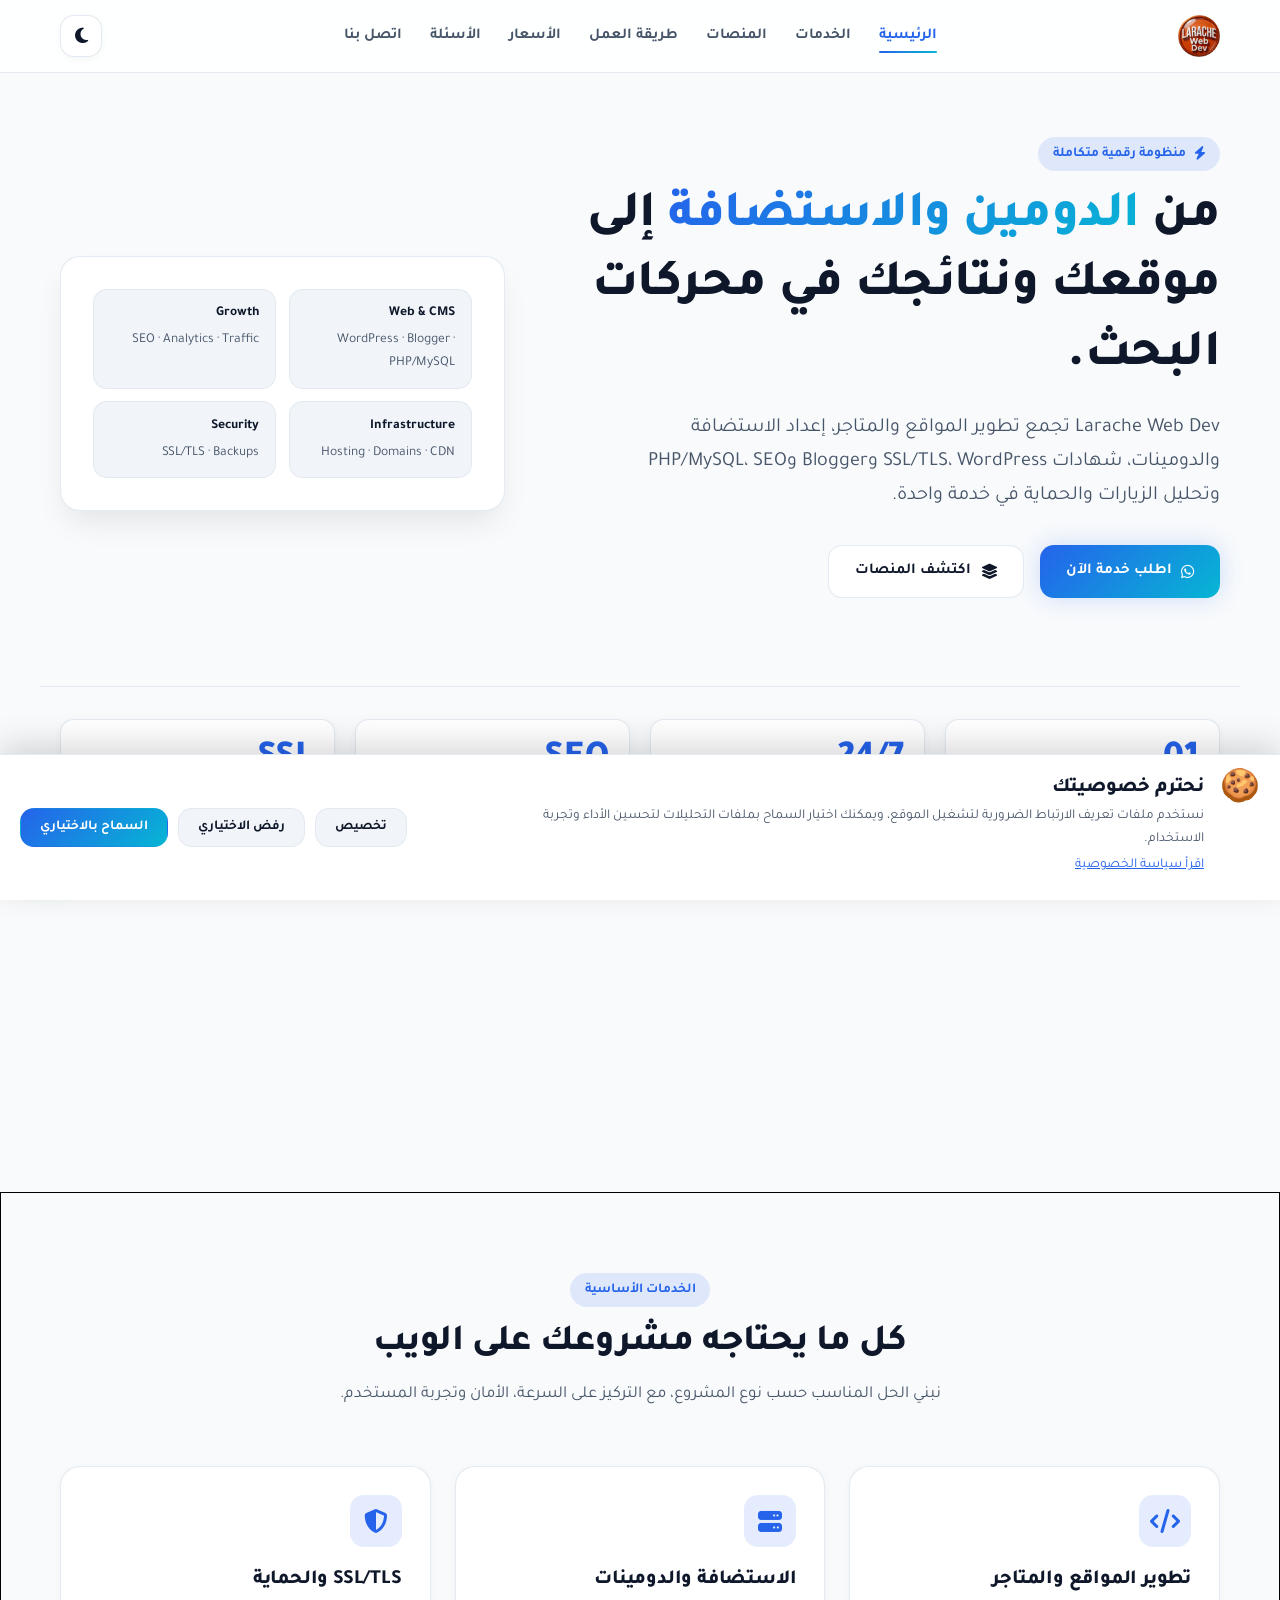
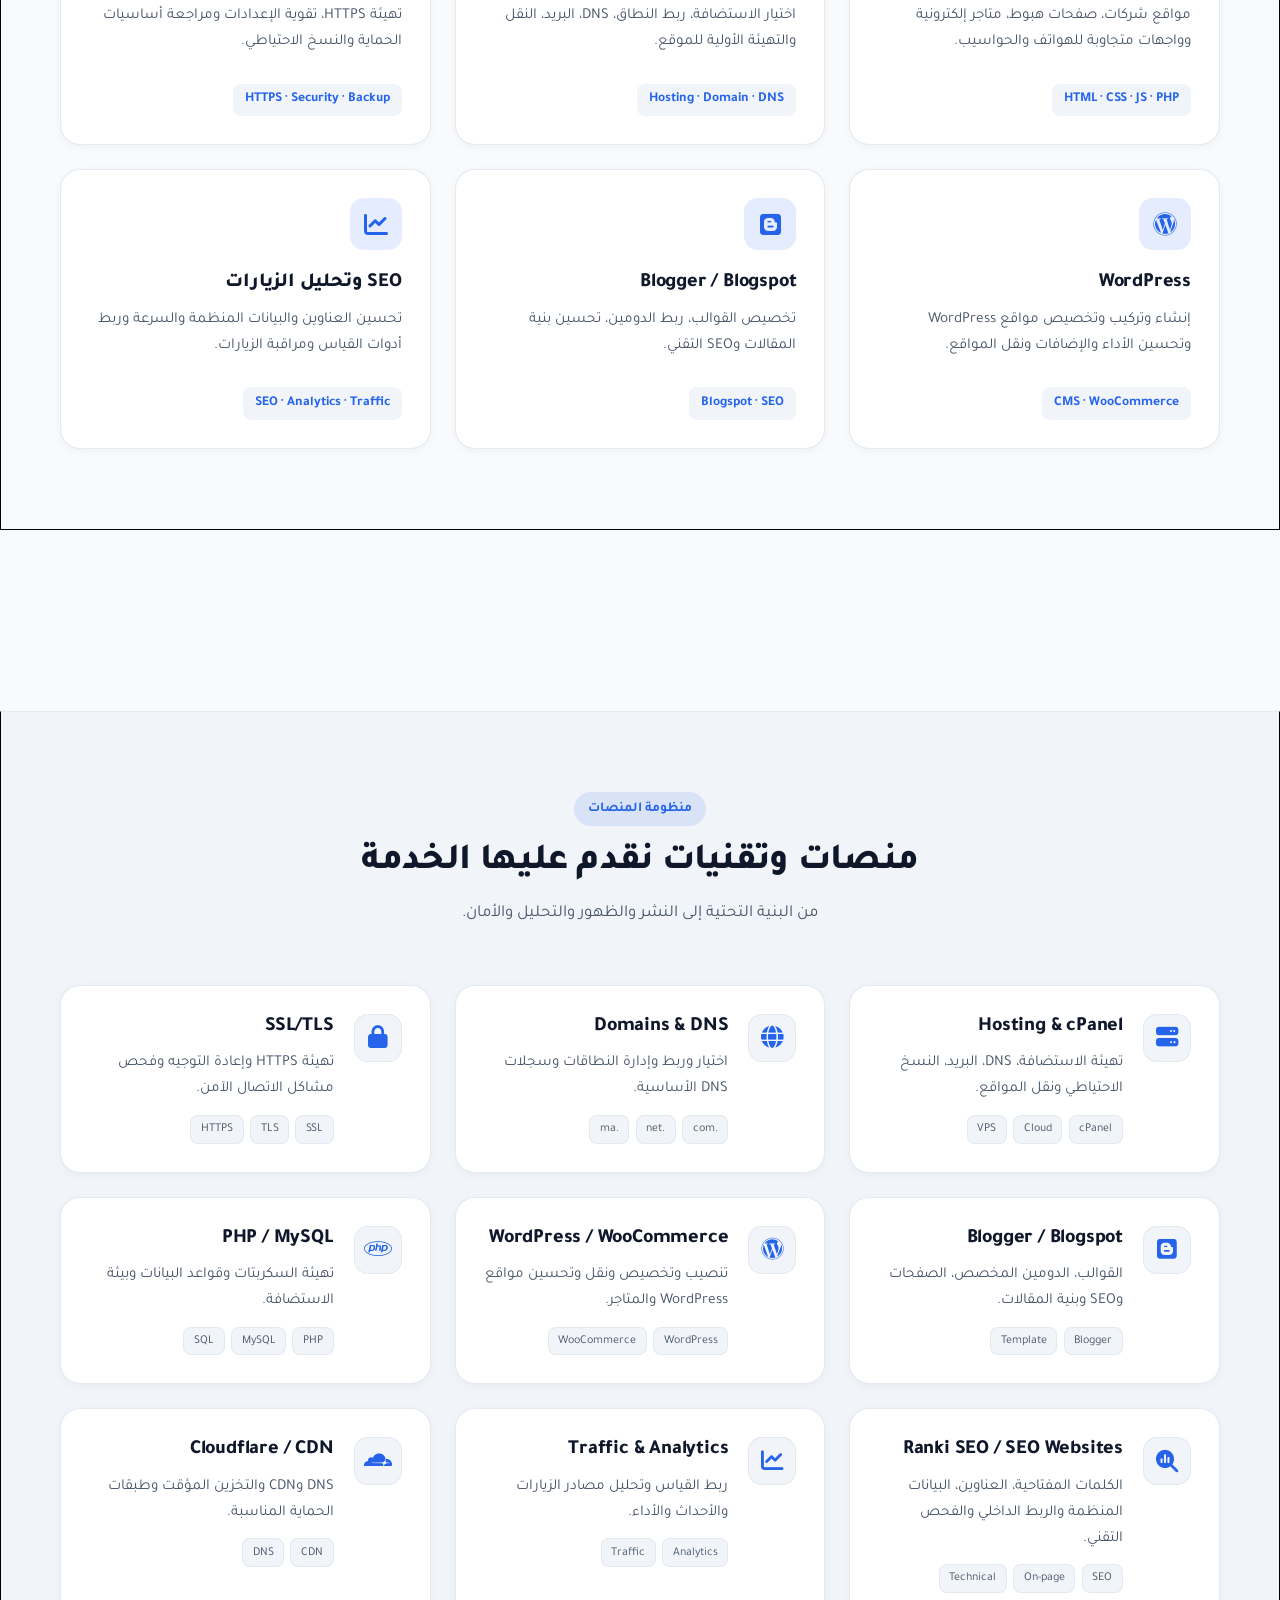
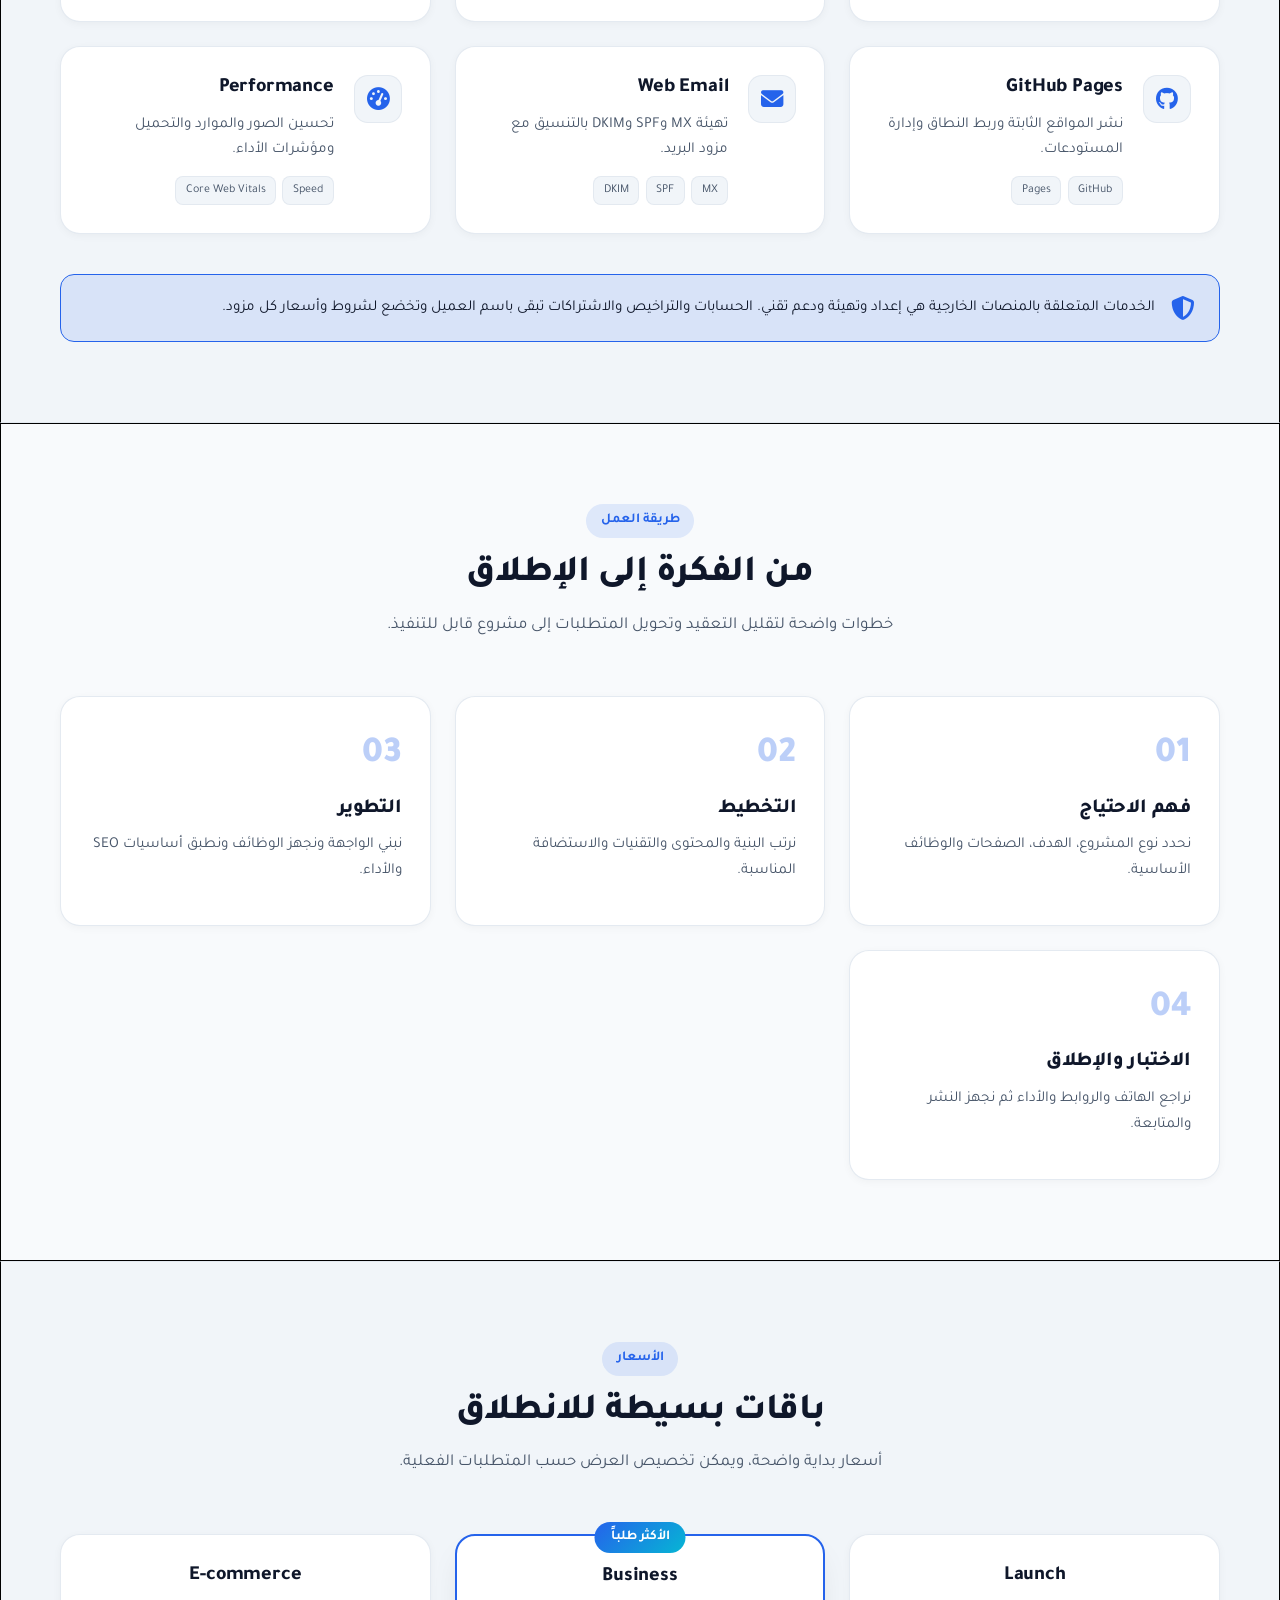
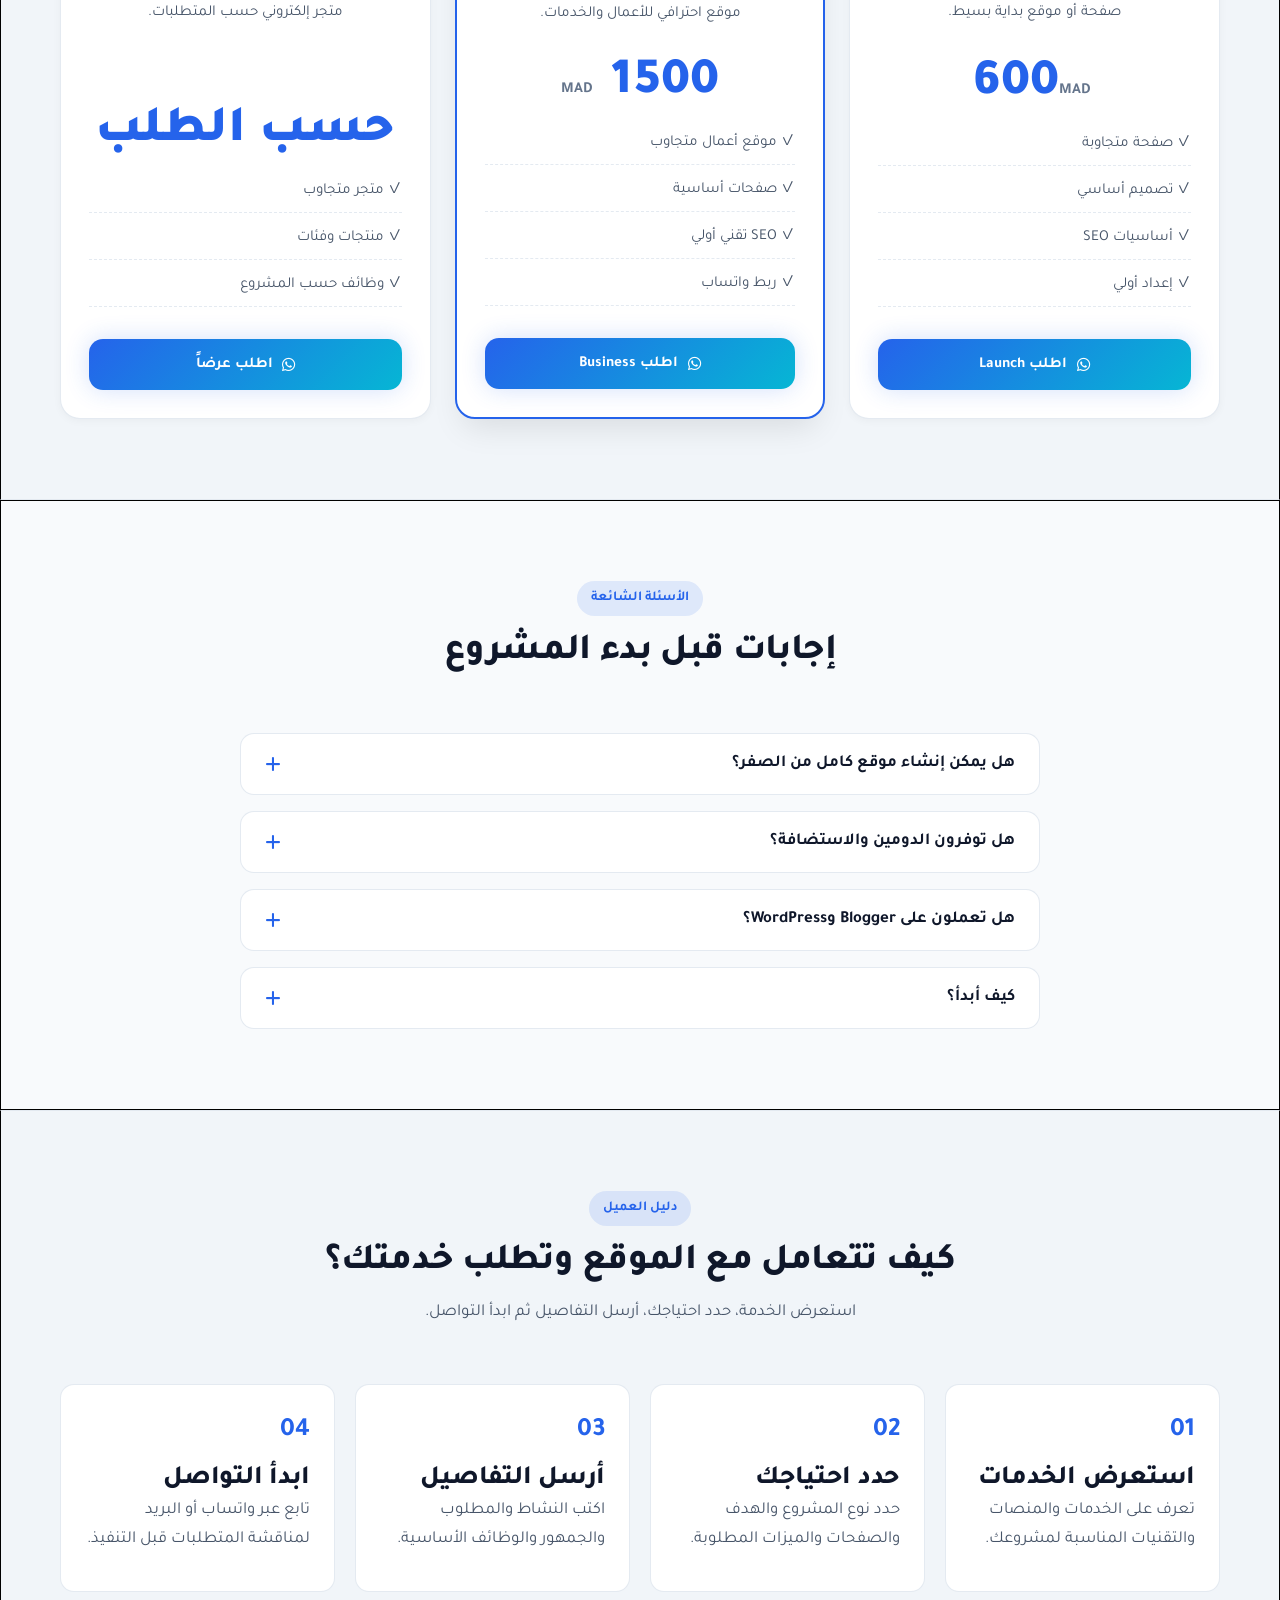
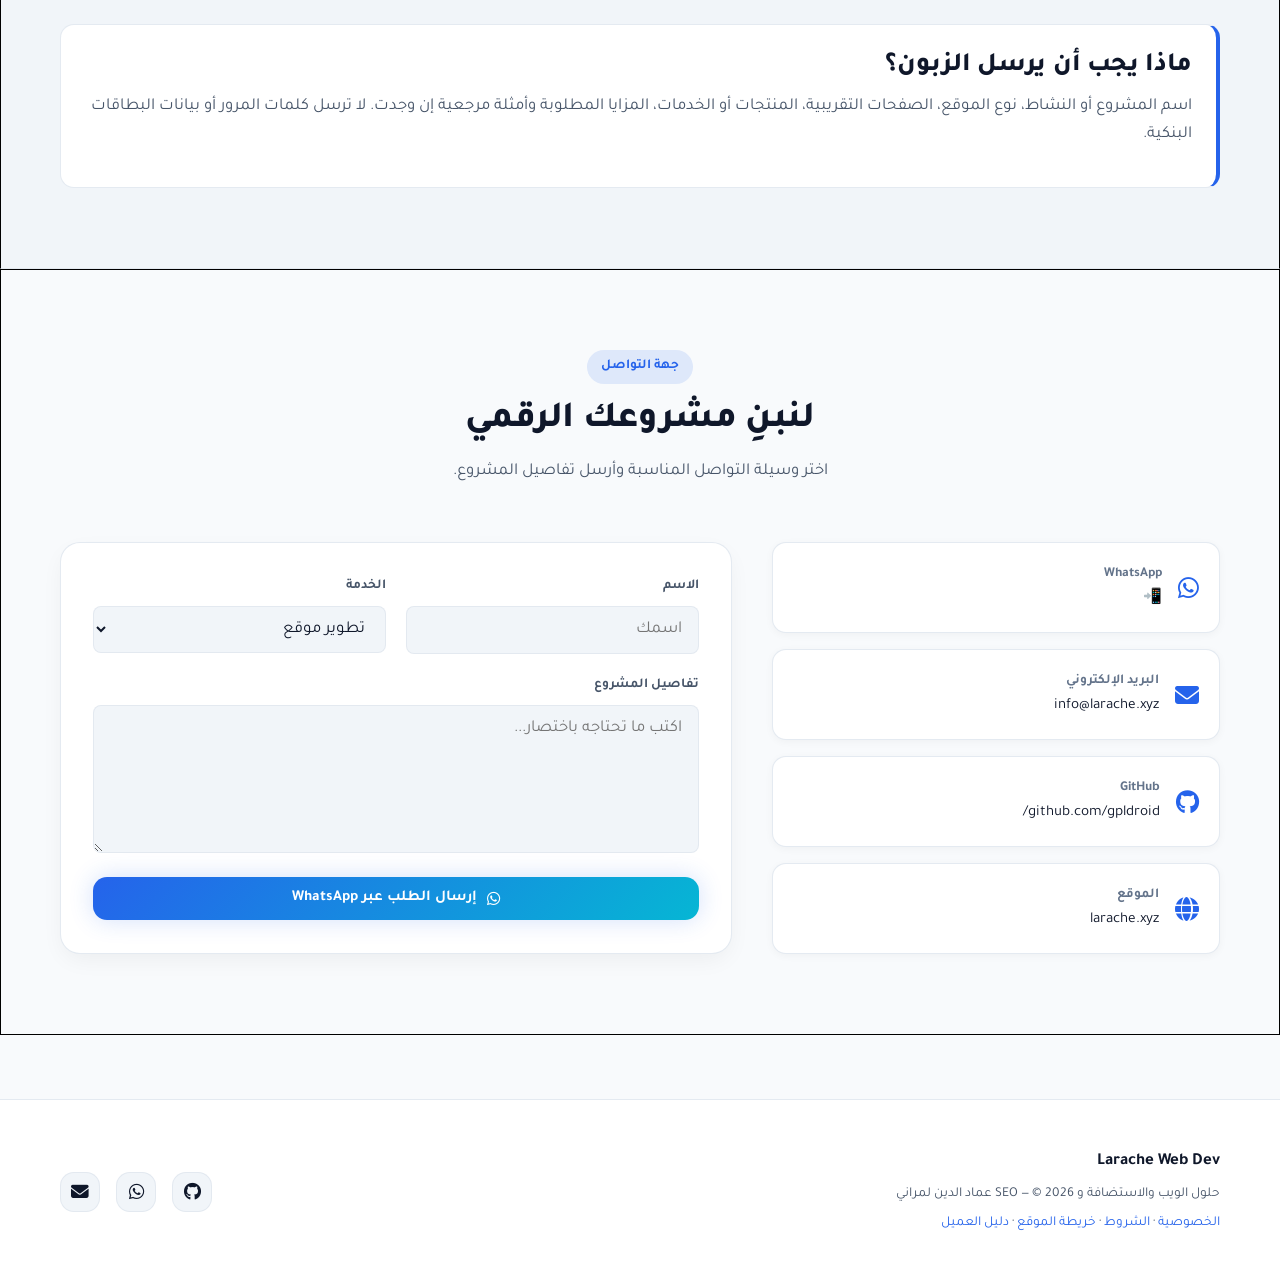
<file: index.html>
<!doctype html>
<html lang="ar" dir="rtl">
<head><meta charset="utf-8"><meta name="viewport" content="width=device-width,initial-scale=1">
<meta name="theme-color" content="#0b1220"><meta name="description" content="Larache Web Dev يقدم تطوير المواقع والمتاجر والاستضافة والدومينات وSSL وWordPress وBlogger وPHP/MySQL وSEO وتحليل الزيارات والحماية."> <meta name="keywords" content="Larache Web Dev, تطوير المواقع, تصميم المواقع, برمجة المواقع, استضافة المواقع, حجز الدومينات, شهادات SSL, Blogspot, Blogger, WordPress, PHP, MySQL, SEO, تحسين محركات البحث, زيادة زيارات المواقع, دليل SEO Traffic, Ranki SEO, خدمات الويب, خدمات تقنية, تطوير مواقع عربية, تصميم مواقع laravel, برمجة معمارية المواقع, خدمات الويب العرائش,تحسين SEO المواقع, Larache Web Development"> <meta name="author" content="عماد الدين لمراني"><meta name="robots" content="index,follow,max-image-preview:large">
<link rel="canonical" href="https://larache.xyz/"><link rel="icon" href="/favicon.svg" type="image/svg+xml"><link rel="manifest" href="/manifest.webmanifest">
<meta property="og:type" content="website"><meta property="og:locale" content="ar_MA"><meta property="og:site_name" content="Larache Web Dev"><meta property="og:title" content="Larache Web Dev | حلول الويب والاستضافة وSEO"><meta property="og:description" content="من الدومين والاستضافة إلى تطوير المواقع وSEO والحماية وتحليل الزيارات."><meta property="og:url" content="https://larache.xyz/"><meta property="og:image" content="https://larache.xyz/assets/LARACHE%20LOGO.webp"><meta property="og:image:alt" content="شعار Larache Web Dev"><meta property="og:image:type" content="image/webp"><meta property="og:image:width" content="1200"><meta property="og:image:height" content="675">
<meta name="twitter:card" content="summary_large_image"><meta name="twitter:title" content="Larache Web Dev"><meta name="twitter:description" content="تطوير المواقع والاستضافة والدومينات وSSL وWordPress وBlogger وPHP/MySQL وSEO."><meta name="twitter:image" content="https://larache.xyz/assets/LARACHE%20LOGO.webp"><meta name="twitter:image:alt" content="شعار Larache Web Dev">
<link rel="preload" as="image" href="/assets/LARACHE%20LOGO.webp" type="image/webp" fetchpriority="high"><link rel="preconnect" href="https://fonts.googleapis.com"><link rel="preconnect" href="https://fonts.gstatic.com" crossorigin><link rel="preload" as="style" href="https://fonts.googleapis.com/css2?family=Cairo:wght@400;600;700;800&family=IBM+Plex+Sans+Arabic:wght@400;500;600;700&family=Tajawal:wght@400;500;700;800;900&display=swap" crossorigin><link rel="stylesheet" href="https://fonts.googleapis.com/css2?family=Cairo:wght@400;600;700;800&family=IBM+Plex+Sans+Arabic:wght@400;500;600;700&family=Tajawal:wght@400;500;700;800;900&display=swap" media="print" onload="this.media='all'"><noscript><link rel="stylesheet" href="https://fonts.googleapis.com/css2?family=Cairo:wght@400;600;700;800&family=IBM+Plex+Sans+Arabic:wght@400;500;600;700&family=Tajawal:wght@400;500;700;800;900&display=swap"></noscript><link rel="preload" as="style" href="/assets/css/style.css"><link rel="stylesheet" href="/assets/css/style.css"><link rel="preconnect" href="https://cdnjs.cloudflare.com" crossorigin><link rel="preload" as="style" href="https://cdnjs.cloudflare.com/ajax/libs/font-awesome/6.5.2/css/all.min.css" crossorigin><link rel="stylesheet" href="https://cdnjs.cloudflare.com/ajax/libs/font-awesome/6.5.2/css/all.min.css" media="print" onload="this.media='all'"><noscript><link rel="stylesheet" href="https://cdnjs.cloudflare.com/ajax/libs/font-awesome/6.5.2/css/all.min.css"></noscript>
<title>Larache Web Dev | تصميم المواقع والاستضافة وSEO</title>
<script type="application/ld+json">{"@context":"https://schema.org","@type":"ProfessionalService","name":"Larache Web Dev","url":"https://larache.xyz/","logo":"https://raw.githubusercontent.com/gpldroid/dev-v2/refs/heads/main/assets/LARACHE%20LOGO.webp","email":"info@larache.xyz","telephone":"+212783539816","areaServed":{"@type":"Country","name":"Morocco"},"founder":{"@type":"Person","name":"عماد الدين لمراني"},"knowsAbout":["Web Development","Hosting","Domains","SSL/TLS","WordPress","Blogger","PHP","MySQL","SEO","Analytics","Security"]}</script> <script async src="https://pagead2.googlesyndication.com/pagead/js/adsbygoogle.js?client=ca-pub-6996931662051674" crossorigin="anonymous"></script>
</head>
<body>
<a class="skip" href="#main">تخطي إلى المحتوى</a><div class="progress" id="progress"></div>
<header class="header"><div class="container nav">
<a class="brand" href="/" aria-label="Larache Web Dev"><img src="assets/LARACHE LOGO.webp" width="92" height="46" alt="شعار Larache Web Dev" decoding="async"></a>
<nav class="navlinks" aria-label="التنقل الرئيسي"><a href="#home">الرئيسية</a><a href="#services">الخدمات</a><a href="#platforms">المنصات</a><a href="#process">طريقة العمل</a><a href="#pricing">الأسعار</a><a href="#faq">الأسئلة</a><a href="#contact">اتصل بنا</a></nav>
<div class="actions"><button class="icon-btn" id="themeBtn" aria-label="تبديل المظهر"><i class="fa-solid fa-moon"></i></button><button class="icon-btn menu-btn" id="menuBtn" aria-label="فتح القائمة" aria-expanded="false" aria-controls="mobileNav"><i class="fa-solid fa-bars"></i></button></div></div>
<nav class="mobile-nav container" id="mobileNav" aria-label="التنقل على الهاتف"><a href="#home">الرئيسية</a><a href="#services">الخدمات</a><a href="#platforms">المنصات</a><a href="#process">طريقة العمل</a><a href="#pricing">الأسعار</a><a href="#faq">الأسئلة</a><a href="#contact">اتصل بنا</a></nav></header>
<main id="main">
<section class="hero" id="home"><div class="container hero-grid"><div><span class="eyebrow"><i class="fa-solid fa-bolt"></i> منظومة رقمية متكاملة</span><h1>من <span class="gradient">الدومين والاستضافة</span> إلى موقعك ونتائجك في محركات البحث.</h1><p>Larache Web Dev تجمع تطوير المواقع والمتاجر، إعداد الاستضافة والدومينات، شهادات SSL/TLS، WordPress وBlogger وPHP/MySQL، SEO وتحليل الزيارات والحماية في خدمة واحدة.</p><div class="cta"><a class="btn btn-primary" href="https://wa.me/212783539816"><i class="fa-brands fa-whatsapp"></i> اطلب خدمة الآن</a><a class="btn btn-ghost" href="#platforms"><i class="fa-solid fa-layer-group"></i> اكتشف المنصات</a></div></div><div class="hero-card"><div class="hero-mini"><div class="mini"><b>Web & CMS</b>WordPress · Blogger · PHP/MySQL</div><div class="mini"><b>Growth</b>SEO · Analytics · Traffic</div><div class="mini"><b>Infrastructure</b>Hosting · Domains · CDN</div><div class="mini"><b>Security</b>SSL/TLS · Backups</div></div></div></div><div class="container metrics"><div class="metric"><b>01</b><small>منصة خدمات موحدة</small></div><div class="metric"><b>24/7</b><small>متابعة وأتمتة قدر الإمكان</small></div><div class="metric"><b>SEO</b><small>تهيئة تقنية ومحتوى</small></div><div class="metric"><b>SSL</b><small>أمان واتصال مشفر</small></div></div></section>
<div class="container ad-container" aria-label="مساحة إعلانية" style="min-height:250px;margin:32px auto;text-align:center;overflow:hidden">
  <ins class="adsbygoogle"
       style="display:block;text-align:center"
       data-ad-layout="in-article"
       data-ad-format="fluid"
       data-ad-client="ca-pub-6996931662051674"
       data-ad-slot="5806370724"></ins>
  <script>
    (window.adsbygoogle = window.adsbygoogle || []).push({});
  </script>
</div>

<section class="section" id="services"><div class="container"><div class="section-head"><span class="kicker">الخدمات الأساسية</span><h2>كل ما يحتاجه مشروعك على الويب</h2><p>نبني الحل المناسب حسب نوع المشروع، مع التركيز على السرعة، الأمان وتجربة المستخدم.</p></div><div class="grid services">
<article class="card"><div class="service-icon"><i class="fa-solid fa-code"></i></div><h3>تطوير المواقع والمتاجر</h3><p>مواقع شركات، صفحات هبوط، متاجر إلكترونية وواجهات متجاوبة للهواتف والحواسيب.</p><span class="tag">HTML · CSS · JS · PHP</span></article>
<article class="card"><div class="service-icon"><i class="fa-solid fa-server"></i></div><h3>الاستضافة والدومينات</h3><p>اختيار الاستضافة، ربط النطاق، DNS، البريد، النقل والتهيئة الأولية للموقع.</p><span class="tag">Hosting · Domain · DNS</span></article>
<article class="card"><div class="service-icon"><i class="fa-solid fa-shield-halved"></i></div><h3>SSL/TLS والحماية</h3><p>تهيئة HTTPS، تقوية الإعدادات ومراجعة أساسيات الحماية والنسخ الاحتياطي.</p><span class="tag">HTTPS · Security · Backup</span></article>
<article class="card"><div class="service-icon"><i class="fa-brands fa-wordpress"></i></div><h3>WordPress</h3><p>إنشاء وتركيب وتخصيص مواقع WordPress وتحسين الأداء والإضافات ونقل المواقع.</p><span class="tag">CMS · WooCommerce</span></article>
<article class="card"><div class="service-icon"><i class="fa-brands fa-blogger"></i></div><h3>Blogger / Blogspot</h3><p>تخصيص القوالب، ربط الدومين، تحسين بنية المقالات وSEO التقني.</p><span class="tag">Blogspot · SEO</span></article>
<article class="card"><div class="service-icon"><i class="fa-solid fa-chart-line"></i></div><h3>SEO وتحليل الزيارات</h3><p>تحسين العناوين والبيانات المنظمة والسرعة وربط أدوات القياس ومراقبة الزيارات.</p><span class="tag">SEO · Analytics · Traffic</span></article>
</div></div></section>
<div class="ad-container" aria-label="مساحة إعلانية" style="width:min(100%,300px);min-height:125px;margin:28px auto;display:flex;align-items:center;justify-content:center;overflow:hidden">
  <ins class="adsbygoogle"
       style="display:inline-block;width:250px;height:125px"
       data-ad-client="ca-pub-6996931662051674"
       data-ad-slot="1190274186"></ins>
  <script>
    (window.adsbygoogle = window.adsbygoogle || []).push({});
  </script>
</div>
<section class="section alt" id="platforms"><div class="container"><div class="section-head"><span class="kicker">منظومة المنصات</span><h2>منصات وتقنيات نقدم عليها الخدمة</h2><p>من البنية التحتية إلى النشر والظهور والتحليل والأمان.</p></div><div class="grid platforms">
<article class="card platform"><div class="platform-icon"><i class="fa-solid fa-server"></i></div><div><h3>Hosting & cPanel</h3><p>تهيئة الاستضافة، DNS، البريد، النسخ الاحتياطي ونقل المواقع.</p><div class="chips"><span>cPanel</span><span>Cloud</span><span>VPS</span></div></div></article>
<article class="card platform"><div class="platform-icon"><i class="fa-solid fa-globe"></i></div><div><h3>Domains & DNS</h3><p>اختيار وربط وإدارة النطاقات وسجلات DNS الأساسية.</p><div class="chips"><span>.com</span><span>.net</span><span>.ma</span></div></div></article>
<article class="card platform"><div class="platform-icon"><i class="fa-solid fa-lock"></i></div><div><h3>SSL/TLS</h3><p>تهيئة HTTPS وإعادة التوجيه وفحص مشاكل الاتصال الآمن.</p><div class="chips"><span>SSL</span><span>TLS</span><span>HTTPS</span></div></div></article>
<article class="card platform"><div class="platform-icon"><i class="fa-brands fa-blogger"></i></div><div><h3>Blogger / Blogspot</h3><p>القوالب، الدومين المخصص، الصفحات وSEO وبنية المقالات.</p><div class="chips"><span>Blogger</span><span>Template</span></div></div></article>
<article class="card platform"><div class="platform-icon"><i class="fa-brands fa-wordpress"></i></div><div><h3>WordPress / WooCommerce</h3><p>تنصيب وتخصيص ونقل وتحسين مواقع WordPress والمتاجر.</p><div class="chips"><span>WordPress</span><span>WooCommerce</span></div></div></article>
<article class="card platform"><div class="platform-icon"><i class="fa-brands fa-php"></i></div><div><h3>PHP / MySQL</h3><p>تهيئة السكربتات وقواعد البيانات وبيئة الاستضافة.</p><div class="chips"><span>PHP</span><span>MySQL</span><span>SQL</span></div></div></article>
<article class="card platform"><div class="platform-icon"><i class="fa-solid fa-magnifying-glass-chart"></i></div><div><h3>Ranki SEO / SEO Websites</h3><p>الكلمات المفتاحية، العناوين، البيانات المنظمة والربط الداخلي والفحص التقني.</p><div class="chips"><span>SEO</span><span>On-page</span><span>Technical</span></div></div></article>
<article class="card platform"><div class="platform-icon"><i class="fa-solid fa-chart-line"></i></div><div><h3>Traffic & Analytics</h3><p>ربط القياس وتحليل مصادر الزيارات والأحداث والأداء.</p><div class="chips"><span>Analytics</span><span>Traffic</span></div></div></article>
<article class="card platform"><div class="platform-icon"><i class="fa-brands fa-cloudflare"></i></div><div><h3>Cloudflare / CDN</h3><p>DNS وCDN والتخزين المؤقت وطبقات الحماية المناسبة.</p><div class="chips"><span>CDN</span><span>DNS</span></div></div></article>
<article class="card platform"><div class="platform-icon"><i class="fa-brands fa-github"></i></div><div><h3>GitHub Pages</h3><p>نشر المواقع الثابتة وربط النطاق وإدارة المستودعات.</p><div class="chips"><span>GitHub</span><span>Pages</span></div></div></article>
<article class="card platform"><div class="platform-icon"><i class="fa-solid fa-envelope"></i></div><div><h3>Web Email</h3><p>تهيئة MX وSPF وDKIM بالتنسيق مع مزود البريد.</p><div class="chips"><span>MX</span><span>SPF</span><span>DKIM</span></div></div></article>
<article class="card platform"><div class="platform-icon"><i class="fa-solid fa-gauge-high"></i></div><div><h3>Performance</h3><p>تحسين الصور والموارد والتحميل ومؤشرات الأداء.</p><div class="chips"><span>Speed</span><span>Core Web Vitals</span></div></div></article>
</div><div class="notice"><i class="fa-solid fa-shield-halved"></i><p>الخدمات المتعلقة بالمنصات الخارجية هي إعداد وتهيئة ودعم تقني. الحسابات والتراخيص والاشتراكات تبقى باسم العميل وتخضع لشروط وأسعار كل مزود.</p></div></div></section>
<section class="section" id="process"><div class="container"><div class="section-head"><span class="kicker">طريقة العمل</span><h2>من الفكرة إلى الإطلاق</h2><p>خطوات واضحة لتقليل التعقيد وتحويل المتطلبات إلى مشروع قابل للتنفيذ.</p></div><div class="grid process"><article class="card step"><span class="step-no">01</span><h3>فهم الاحتياج</h3><p>نحدد نوع المشروع، الهدف، الصفحات والوظائف الأساسية.</p></article><article class="card step"><span class="step-no">02</span><h3>التخطيط</h3><p>نرتب البنية والمحتوى والتقنيات والاستضافة المناسبة.</p></article><article class="card step"><span class="step-no">03</span><h3>التطوير</h3><p>نبني الواجهة ونجهز الوظائف ونطبق أساسيات SEO والأداء.</p></article><article class="card step"><span class="step-no">04</span><h3>الاختبار والإطلاق</h3><p>نراجع الهاتف والروابط والأداء ثم نجهز النشر والمتابعة.</p></article></div></div></section>
<section class="section alt" id="pricing"><div class="container"><div class="section-head"><span class="kicker">الأسعار</span><h2>باقات بسيطة للانطلاق</h2><p>أسعار بداية واضحة، ويمكن تخصيص العرض حسب المتطلبات الفعلية.</p></div><div class="grid pricing"><article class="card price"><h3>Launch</h3><p>صفحة أو موقع بداية بسيط.</p><div class="amount">600<small>MAD</small></div><ul class="features"><li>✓ صفحة متجاوبة</li><li>✓ تصميم أساسي</li><li>✓ أساسيات SEO</li><li>✓ إعداد أولي</li></ul><a class="btn btn-primary" href="https://wa.me/212783539816?text=أريد%20باقة%20Launch%20بسعر%20600%20درهم"><i class="fa-brands fa-whatsapp"></i> اطلب Launch</a></article><article class="card price featured"><span class="badge">الأكثر طلباً</span><h3>Business</h3><p>موقع احترافي للأعمال والخدمات.</p><div class="amount">1500 <small>MAD</small></div><ul class="features"><li>✓ موقع أعمال متجاوب</li><li>✓ صفحات أساسية</li><li>✓ SEO تقني أولي</li><li>✓ ربط واتساب</li></ul><a class="btn btn-primary" href="https://wa.me/212783539816?text=أريد%20باقة%20Business%20بسعر%201500%20درهم"><i class="fa-brands fa-whatsapp"></i> اطلب Business</a></article><article class="card price"><h3>E-commerce</h3><p>متجر إلكتروني حسب المتطلبات.</p><div class="amount">حسب الطلب</div><ul class="features"><li>✓ متجر متجاوب</li><li>✓ منتجات وفئات</li><li>✓ وظائف حسب المشروع</li></ul><a class="btn btn-primary" href="https://wa.me/212783539816?text=أريد%20عرض%20سعر%20لمتجر%20إلكتروني"><i class="fa-brands fa-whatsapp"></i> اطلب عرضاً</a></article></div></div></section>
<section class="section" id="faq"><div class="container"><div class="section-head"><span class="kicker">الأسئلة الشائعة</span><h2>إجابات قبل بدء المشروع</h2></div><div class="faq"><div class="faq-item"><button class="faq-q" type="button">هل يمكن إنشاء موقع كامل من الصفر؟<i class="fa-solid fa-plus"></i></button><div class="faq-a"><p>نعم، يمكن بناء موقع شركة أو صفحة هبوط أو متجر حسب المتطلبات، مع تصميم متجاوب وتجهيزات أساسية للأداء وSEO.</p></div></div><div class="faq-item"><button class="faq-q" type="button">هل توفرون الدومين والاستضافة؟<i class="fa-solid fa-plus"></i></button><div class="faq-a"><p>نساعد في الاختيار والشراء والربط والتهيئة. الحسابات والاشتراكات تكون باسم العميل.</p></div></div><div class="faq-item"><button class="faq-q" type="button">هل تعملون على Blogger وWordPress؟<i class="fa-solid fa-plus"></i></button><div class="faq-a"><p>نعم، تشمل الخدمات التخصيص والتهيئة والنقل وتحسين البنية والأداء وSEO حسب المنصة.</p></div></div><div class="faq-item"><button class="faq-q" type="button">كيف أبدأ؟<i class="fa-solid fa-plus"></i></button><div class="faq-a"><p>أرسل وصفاً مختصراً للمشروع عبر نموذج التواصل أو واتساب، وسنحدد المتطلبات والخطوة التالية.</p></div></div></div></div></section>
<section class="section alt" id="guide"><div class="container"><div class="section-head"><span class="kicker">دليل العميل</span><h2>كيف تتعامل مع الموقع وتطلب خدمتك؟</h2><p>استعرض الخدمة، حدد احتياجك، أرسل التفاصيل ثم ابدأ التواصل.</p></div><div class="guide-grid"><article class="guide-card"><b>01</b><h3>استعرض الخدمات</h3><p>تعرف على الخدمات والمنصات والتقنيات المناسبة لمشروعك.</p></article><article class="guide-card"><b>02</b><h3>حدد احتياجك</h3><p>حدد نوع المشروع والهدف والصفحات والميزات المطلوبة.</p></article><article class="guide-card"><b>03</b><h3>أرسل التفاصيل</h3><p>اكتب النشاط والمطلوب والجمهور والوظائف الأساسية.</p></article><article class="guide-card"><b>04</b><h3>ابدأ التواصل</h3><p>تابع عبر واتساب أو البريد لمناقشة المتطلبات قبل التنفيذ.</p></article></div><div class="guide-note"><h3>ماذا يجب أن يرسل الزبون؟</h3><p>اسم المشروع أو النشاط، نوع الموقع، الصفحات التقريبية، المنتجات أو الخدمات، المزايا المطلوبة وأمثلة مرجعية إن وجدت. لا ترسل كلمات المرور أو بيانات البطاقات البنكية.</p></div></div></section>
<section class="section" id="contact"><div class="container"><div class="section-head"><span class="kicker">جهة التواصل</span><h2>لنبنِ مشروعك الرقمي</h2><p>اختر وسيلة التواصل المناسبة وأرسل تفاصيل المشروع.</p></div><div class="contact"><div class="contact-info"><a class="contact-item" href="https://wa.me/212783539816"><i class="fa-brands fa-whatsapp"></i><span><b>WhatsApp</b>📲</span></a><a class="contact-item" href="mailto:info@larache.xyz"><i class="fa-solid fa-envelope"></i><span><b>البريد الإلكتروني</b>info@larache.xyz</span></a><a class="contact-item" href="https://github.com/gpldroid/"><i class="fa-brands fa-github"></i><span><b>GitHub</b>github.com/gpldroid/</span></a><div class="contact-item"><i class="fa-solid fa-globe"></i><span><b>الموقع</b>larache.xyz</span></div></div><form class="form" id="contactForm"><div class="form-grid"><div class="field"><label for="name">الاسم</label><input id="name" name="name" required autocomplete="name" placeholder="اسمك"></div><div class="field"><label for="service">الخدمة</label><select id="service" name="service"><option>تطوير موقع</option><option>متجر إلكتروني</option><option>WordPress</option><option>Blogger</option><option>استضافة ودومين</option><option>SEO</option><option>SSL / حماية</option><option>أخرى</option></select></div><div class="field full"><label for="message">تفاصيل المشروع</label><textarea id="message" name="message" rows="6" required placeholder="اكتب ما تحتاجه باختصار..."></textarea></div></div><button class="btn btn-primary" type="submit"><i class="fa-brands fa-whatsapp"></i> إرسال الطلب عبر WhatsApp</button></form></div></div></section></main><a class="float-wa" href="https://wa.me/212783539816" target="_blank" rel="noopener" aria-label="تواصل عبر WhatsApp" title="WhatsApp"><i class="fa-brands fa-whatsapp"></i></a>
<footer class="footer"><div class="container footer-grid"><div><strong>Larache Web Dev</strong><p>حلول الويب والاستضافة و SEO — © <span id="year"></span> عماد الدين لمراني</p><p><a href="/privacy.html">الخصوصية</a> · <a href="/terms.html">الشروط</a> · <a href="/sitemap.html">خريطة الموقع</a> · <a href="/instructions.html">دليل العميل</a></p></div><div class="social"><a href="https://github.com/gpldroid/" aria-label="GitHub"><i class="fa-brands fa-github"></i></a><a href="https://wa.me/212783539816" aria-label="WhatsApp"><i class="fa-brands fa-whatsapp"></i></a><a href="mailto:info@larache.xyz" aria-label="Email"><i class="fa-solid fa-envelope"></i></a></div></div></footer>
<script src="/assets/js/app.js"></script>
<script src="/assets/js/consent.js" defer></script>
</body></html>
</file>
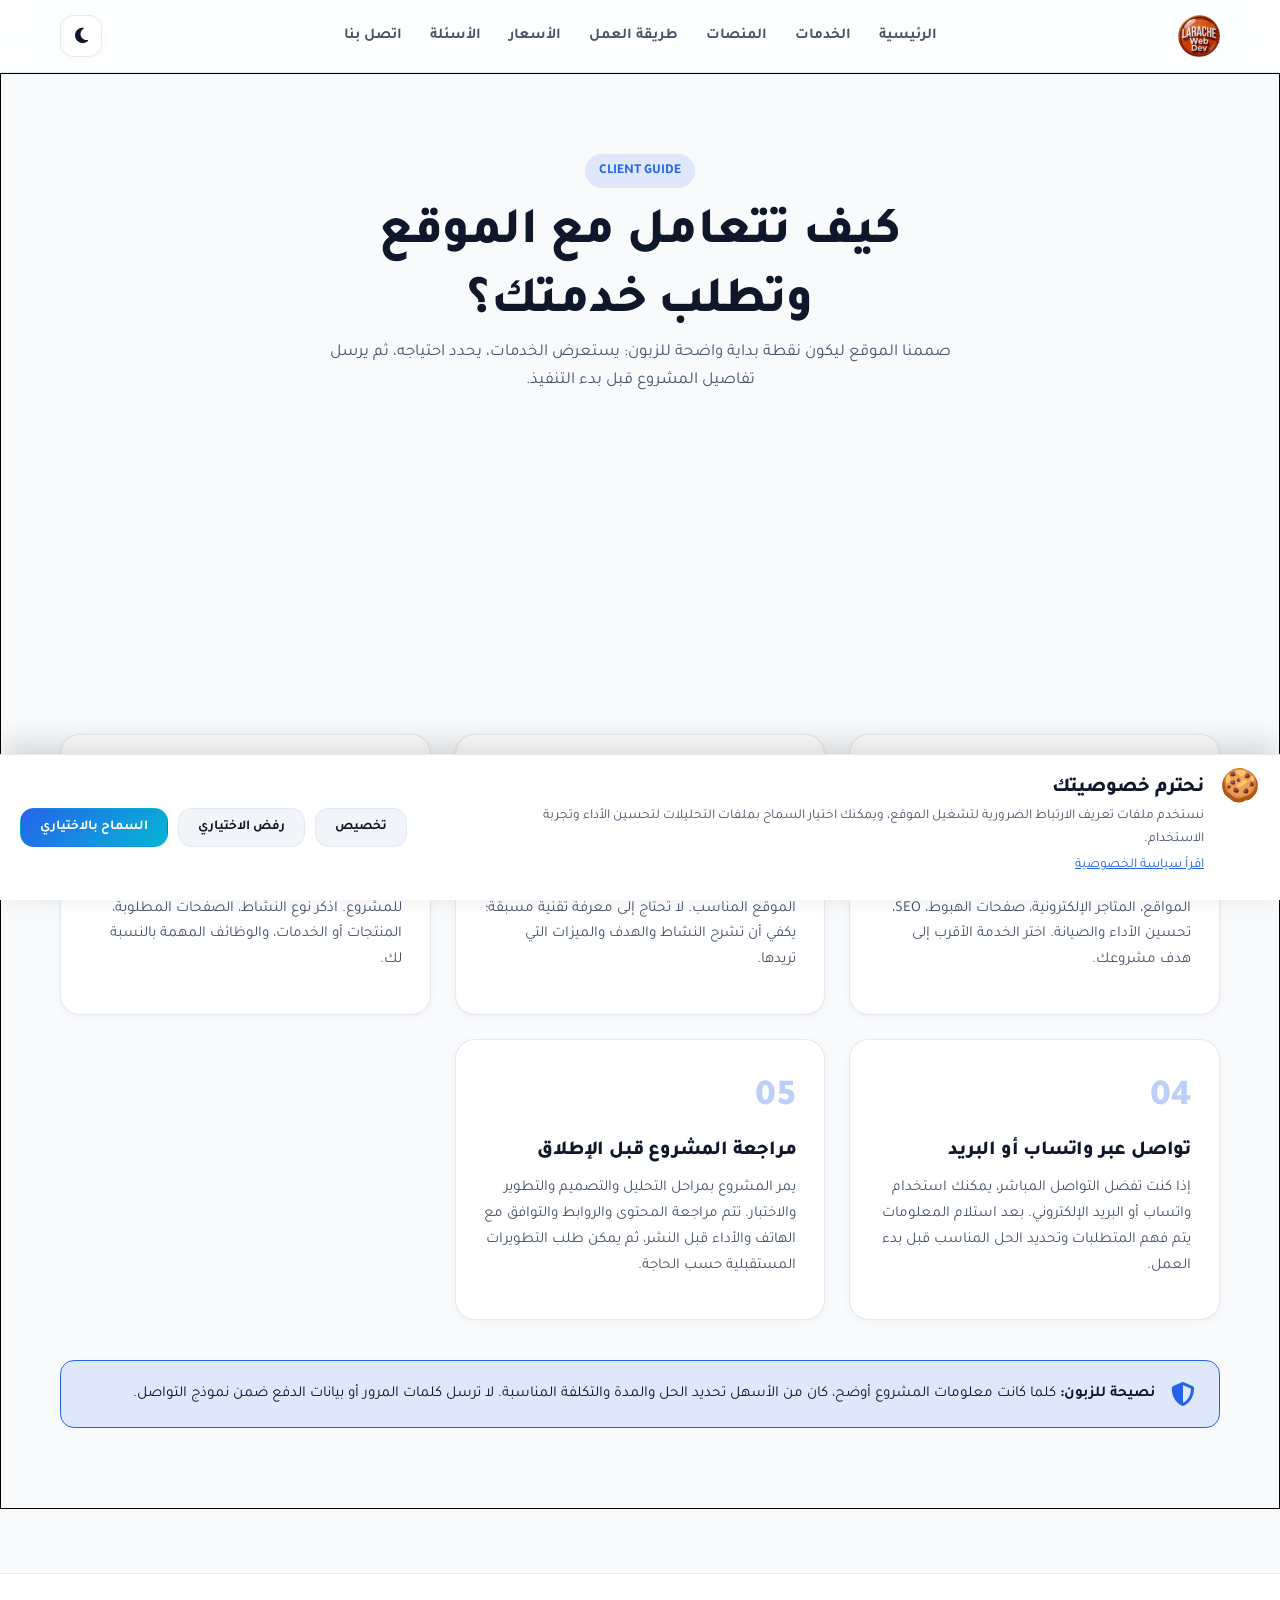
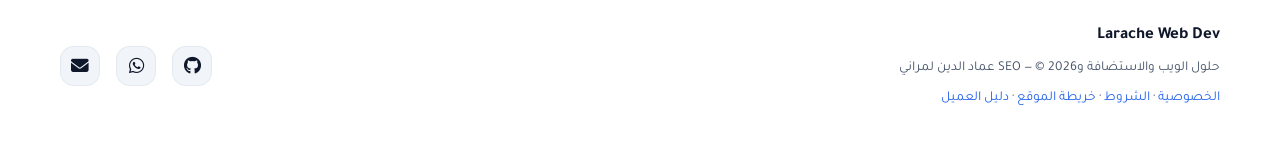
<file: instructions.html>
<!doctype html><html lang="ar" dir="rtl">
  <head>
<meta charset="utf-8"><meta name="viewport" content="width=device-width,initial-scale=1">
<meta name="theme-color" content="#0b1220"><meta name="description" content="Larache Web Dev يقدم تطوير المواقع والمتاجر والاستضافة والدومينات وSSL وWordPress وBlogger وPHP/MySQL وSEO وتحليل الزيارات والحماية."> <meta name="keywords" content="Larache Web Dev, تطوير المواقع, تصميم المواقع, برمجة المواقع, استضافة المواقع, حجز الدومينات, شهادات SSL, Blogspot, Blogger, WordPress, PHP, MySQL, SEO, تحسين محركات البحث, زيادة زيارات المواقع, Traffic, Ranki SEO, خدمات الويب, خدمات تقنية, تطوير مواقع المغرب, تصميم مواقع المغرب, برمجة مواقع المغرب, خدمات الويب العرائش, تطوير المواقع العرائش, Larache Web Development"> <meta name="author" content="عماد الدين لمراني"><meta name="robots" content="index,follow,max-image-preview:large">
<link rel="canonical" href="https://larache.xyz/"><link rel="icon" href="/favicon.svg" type="image/svg+xml"><link rel="manifest" href="/manifest.webmanifest">
<meta property="og:type" content="website"><meta property="og:locale" content="ar_MA"><meta property="og:site_name" content="Larache Web Dev"><meta property="og:title" content="Larache Web Dev | حلول الويب والاستضافة وSEO"><meta property="og:description" content="من الدومين والاستضافة إلى تطوير المواقع وSEO والحماية وتحليل الزيارات."><meta property="og:url" content="https://larache.xyz/"><meta property="og:image" content="https://larache.xyz/assets/LARACHE%20LOGO.webp"><meta property="og:image:alt" content="شعار Larache Web Dev"><meta property="og:image:type" content="image/webp"><meta property="og:image:width" content="1200"><meta property="og:image:height" content="675">
<meta name="twitter:card" content="summary_large_image"><meta name="twitter:title" content="Larache Web Dev"><meta name="twitter:description" content="تطوير المواقع والاستضافة والدومينات وSSL وWordPress وBlogger وPHP/MySQL وSEO."><meta name="twitter:image" content="https://larache.xyz/assets/LARACHE%20LOGO.webp"><meta name="twitter:image:alt" content="شعار Larache Web Dev">
<link rel="preload" as="image" href="/assets/LARACHE%20LOGO.webp" type="image/webp" fetchpriority="high"><link rel="preconnect" href="https://fonts.googleapis.com"><link rel="preconnect" href="https://fonts.gstatic.com" crossorigin><link rel="preload" as="style" href="https://fonts.googleapis.com/css2?family=Cairo:wght@400;600;700;800&family=IBM+Plex+Sans+Arabic:wght@400;500;600;700&family=Tajawal:wght@400;500;700;800;900&display=swap" crossorigin><link rel="stylesheet" href="https://fonts.googleapis.com/css2?family=Cairo:wght@400;600;700;800&family=IBM+Plex+Sans+Arabic:wght@400;500;600;700&family=Tajawal:wght@400;500;700;800;900&display=swap" media="print" onload="this.media='all'"><noscript><link rel="stylesheet" href="https://fonts.googleapis.com/css2?family=Cairo:wght@400;600;700;800&family=IBM+Plex+Sans+Arabic:wght@400;500;600;700&family=Tajawal:wght@400;500;700;800;900&display=swap"></noscript><link rel="preload" as="style" href="/assets/css/style.css"><link rel="stylesheet" href="/assets/css/style.css"><link rel="preconnect" href="https://cdnjs.cloudflare.com" crossorigin><link rel="preload" as="style" href="https://cdnjs.cloudflare.com/ajax/libs/font-awesome/6.5.2/css/all.min.css" crossorigin><link rel="stylesheet" href="https://cdnjs.cloudflare.com/ajax/libs/font-awesome/6.5.2/css/all.min.css" media="print" onload="this.media='all'"><noscript><link rel="stylesheet" href="https://cdnjs.cloudflare.com/ajax/libs/font-awesome/6.5.2/css/all.min.css"></noscript>
<title>Larache Web Dev | تصميم المواقع والاستضافة وSEO</title>
<script type="application/ld+json">{"@context":"https://schema.org","@type":"ProfessionalService","name":"Larache Web Dev","url":"https://larache.xyz/","logo":"https://raw.githubusercontent.com/gpldroid/dev-v2/refs/heads/main/assets/LARACHE%20LOGO.webp","email":"info@larache.xyz","telephone":"+212783539816","areaServed":{"@type":"Country","name":"Morocco"},"founder":{"@type":"Person","name":"عماد الدين لمراني"},"knowsAbout":["Web Development","Hosting","Domains","SSL/TLS","WordPress","Blogger","PHP","MySQL","SEO","Analytics","Security"]}</script> <script async src="https://pagead2.googlesyndication.com/pagead/js/adsbygoogle.js?client=ca-pub-6996931662051674" crossorigin="anonymous"></script>

  <title>طريقة التعامل مع الموقع | Larache Web Dev</title>
  </head>
  <body><a class="skip" href="#main">تخطي إلى المحتوى</a><div class="progress" id="progress"></div>
<header class="header"><div class="container nav">
<a class="brand" href="/" aria-label="Larache Web Dev"><img src="assets/LARACHE LOGO.webp" width="92" height="46" alt="شعار Larache Web Dev" decoding="async"></a>
<nav class="navlinks" aria-label="التنقل الرئيسي"><a href="#home">الرئيسية</a><a href="#services">الخدمات</a><a href="#platforms">المنصات</a><a href="#process">طريقة العمل</a><a href="#pricing">الأسعار</a><a href="#faq">الأسئلة</a><a href="#contact">اتصل بنا</a></nav>
<div class="actions"><button class="icon-btn" id="themeBtn" aria-label="تبديل المظهر"><i class="fa-solid fa-moon"></i></button><button class="icon-btn menu-btn" id="menuBtn" aria-label="فتح القائمة" aria-expanded="false" aria-controls="mobileNav"><i class="fa-solid fa-bars"></i></button></div></div>
<nav class="mobile-nav container" id="mobileNav" aria-label="التنقل على الهاتف"><a href="#home">الرئيسية</a><a href="#services">الخدمات</a><a href="#platforms">المنصات</a><a href="#process">طريقة العمل</a><a href="#pricing">الأسعار</a><a href="#faq">الأسئلة</a><a href="#contact">اتصل بنا</a></nav></header>
<main><section class="section"><div class="container"><div class="section-head"><span class="kicker">Client Guide</span><h1>كيف تتعامل مع الموقع وتطلب خدمتك؟</h1><p>صممنا الموقع ليكون نقطة بداية واضحة للزبون: يستعرض الخدمات، يحدد احتياجه، ثم يرسل تفاصيل المشروع قبل بدء التنفيذ.</p>
<div class="container ad-container" aria-label="مساحة إعلانية" style="min-height:250px;margin:32px auto;text-align:center;overflow:hidden">
  <ins class="adsbygoogle"
       style="display:block;text-align:center"
       data-ad-layout="in-article"
       data-ad-format="fluid"
       data-ad-client="ca-pub-6996931662051674"
       data-ad-slot="5806370724"></ins>
  <script>
    (window.adsbygoogle = window.adsbygoogle || []).push({});
  </script>
</div>
</div><div class="grid process"><article class="card step"><span class="step-no">01</span><h3>استعرض الخدمات</h3><p>ابدأ من قسم الخدمات للتعرف على تصميم المواقع، المتاجر الإلكترونية، صفحات الهبوط، SEO، تحسين الأداء والصيانة. اختر الخدمة الأقرب إلى هدف مشروعك.</p></article><article class="card step"><span class="step-no">02</span><h3>حدد احتياجك</h3><p>انتقل إلى الباقات أو المنصات لتكوين فكرة عن نوع الموقع المناسب. لا تحتاج إلى معرفة تقنية مسبقة؛ يكفي أن تشرح النشاط والهدف والميزات التي تريدها.</p></article><article class="card step"><span class="step-no">03</span><h3>أرسل تفاصيل المشروع</h3><p>من صفحة اتصل بنا، أرسل اسمك ووصفاً مختصراً للمشروع. اذكر نوع النشاط، الصفحات المطلوبة، المنتجات أو الخدمات، والوظائف المهمة بالنسبة لك.</p></article><article class="card step"><span class="step-no">04</span><h3>تواصل عبر واتساب أو البريد</h3><p>إذا كنت تفضل التواصل المباشر، يمكنك استخدام واتساب أو البريد الإلكتروني. بعد استلام المعلومات يتم فهم المتطلبات وتحديد الحل المناسب قبل بدء العمل.</p></article><article class="card step"><span class="step-no">05</span><h3>مراجعة المشروع قبل الإطلاق</h3><p>يمر المشروع بمراحل التحليل والتصميم والتطوير والاختبار. تتم مراجعة المحتوى والروابط والتوافق مع الهاتف والأداء قبل النشر، ثم يمكن طلب التطويرات المستقبلية حسب الحاجة.</p></article></div><div class="notice"><i class="fa-solid fa-shield-halved"></i><p><strong>نصيحة للزبون:</strong> كلما كانت معلومات المشروع أوضح، كان من الأسهل تحديد الحل والمدة والتكلفة المناسبة. لا ترسل كلمات المرور أو بيانات الدفع ضمن نموذج التواصل.</p></div></div></section></main><a class="float-wa"href="https://wa.me/212783539816" target="_blank" rel="noopener" aria-label="تواصل عبر WhatsApp" title="WhatsApp"><i class="fa-brands fa-whatsapp"></i></a>
<footer class="footer"><div class="container footer-grid"><div><strong>Larache Web Dev</strong><p>حلول الويب والاستضافة وSEO — © <span id="year"></span> عماد الدين لمراني</p><p><a href="/privacy.html">الخصوصية</a> · <a href="/terms.html">الشروط</a> · <a href="/sitemap.html">خريطة الموقع</a> · <a href="/instructions.html">دليل العميل</a></p></div><div class="social"><a href="https://github.com/gpldroid/dev-v2" aria-label="GitHub"><i class="fa-brands fa-github"></i></a><a href="https://wa.me/212783539816" aria-label="WhatsApp"><i class="fa-brands fa-whatsapp"></i></a><a href="mailto:info@larache.xyz" aria-label="Email"><i class="fa-solid fa-envelope"></i></a></div></div></footer>
  <script src="/assets/js/app.js" defer></script><script src="/assets/js/consent.js" defer></script>
</body></html>
</file>
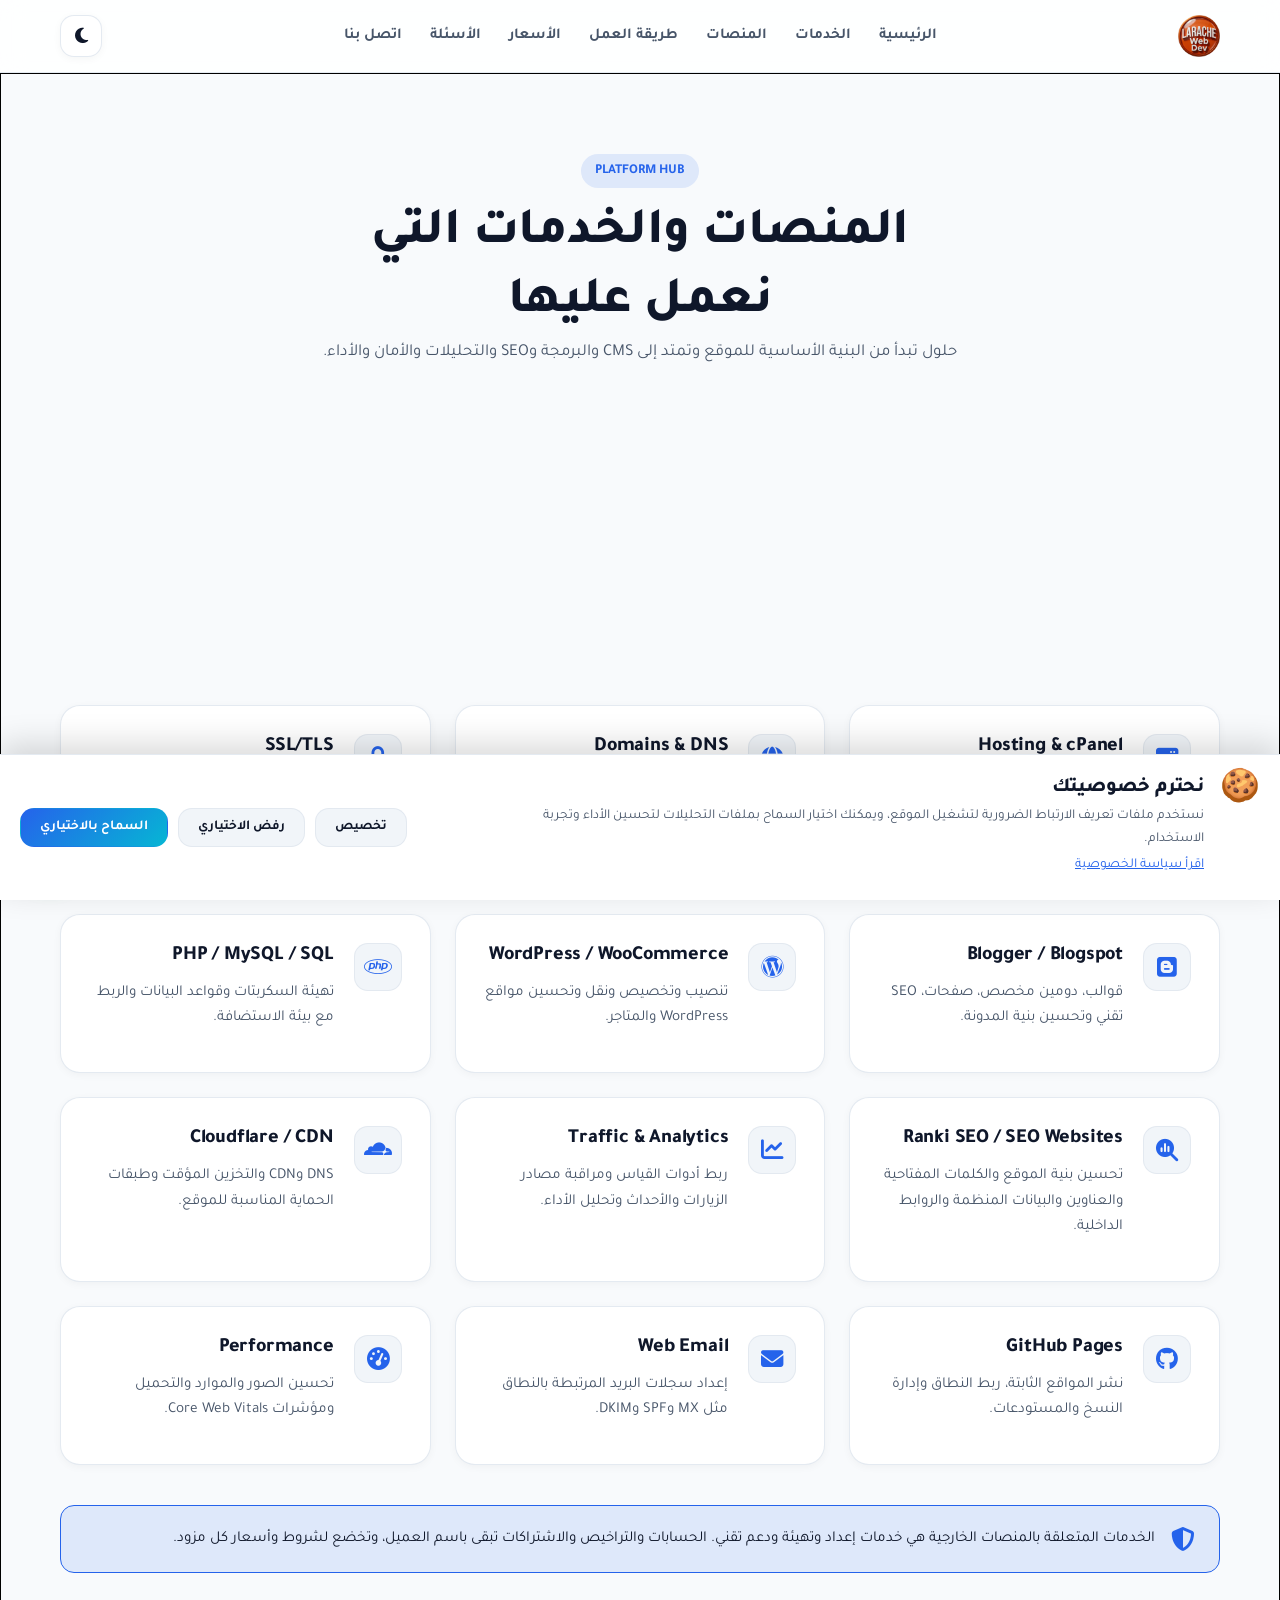
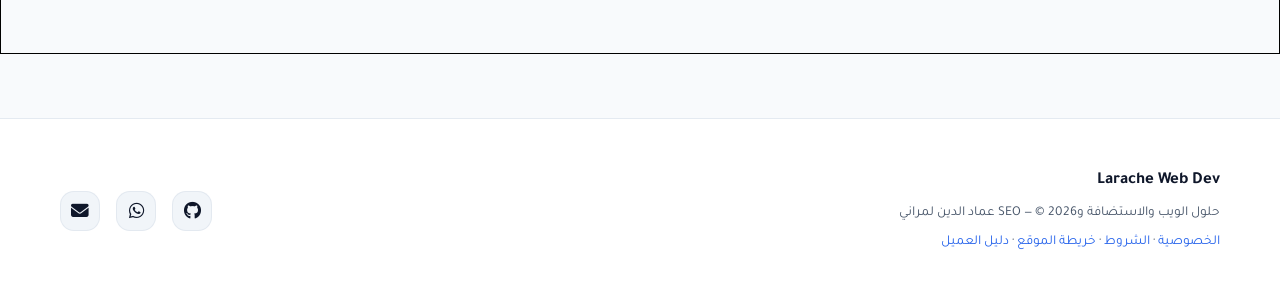
<file: platforms.html>
<!doctype html><html lang="ar" dir="rtl"><head>
<meta charset="utf-8"><meta name="viewport" content="width=device-width,initial-scale=1">
<meta name="theme-color" content="#0b1220"><meta name="description" content="Larache Web Dev يقدم تطوير المواقع والمتاجر والاستضافة والدومينات وSSL وWordPress وBlogger وPHP/MySQL وSEO وتحليل الزيارات والحماية."> <meta name="keywords" content="Larache Web Dev, تطوير المواقع, تصميم المواقع, برمجة المواقع, استضافة المواقع, حجز الدومينات, شهادات SSL, Blogspot, Blogger, WordPress, PHP, MySQL, SEO, تحسين محركات البحث, زيادة زيارات المواقع, Traffic, Ranki SEO, خدمات الويب, خدمات تقنية, تطوير مواقع المغرب, تصميم مواقع المغرب, برمجة مواقع المغرب, خدمات الويب العرائش, تطوير المواقع العرائش, Larache Web Development"> <meta name="author" content="عماد الدين لمراني"><meta name="robots" content="index,follow,max-image-preview:large">
<link rel="canonical" href="https://larache.xyz/"><link rel="icon" href="/favicon.svg" type="image/svg+xml"><link rel="manifest" href="/manifest.webmanifest">
<meta property="og:type" content="website"><meta property="og:locale" content="ar_MA"><meta property="og:site_name" content="Larache Web Dev"><meta property="og:title" content="Larache Web Dev | حلول الويب والاستضافة و SEO"><meta property="og:description" content="من الدومين والاستضافة إلى تطوير المواقع وSEO والحماية وتحليل الزيارات."><meta property="og:url" content="https://larache.xyz/"><meta property="og:image" content="https://larache.xyz/assets/LARACHE%20LOGO.webp"><meta property="og:image:alt" content="شعار Larache Web Dev"><meta property="og:image:type" content="image/webp"><meta property="og:image:width" content="1200"><meta property="og:image:height" content="675">
<meta name="twitter:card" content="summary_large_image"><meta name="twitter:title" content="Larache Web Dev"><meta name="twitter:description" content="تطوير المواقع والاستضافة والدومينات وSSL وWordPress وBlogger وPHP/MySQL وSEO."><meta name="twitter:image" content="https://larache.xyz/assets/LARACHE%20LOGO.webp"><meta name="twitter:image:alt" content="شعار Larache Web Dev">
<link rel="preload" as="image" href="/assets/LARACHE%20LOGO.webp" type="image/webp" fetchpriority="high"><link rel="preconnect" href="https://fonts.googleapis.com"><link rel="preconnect" href="https://fonts.gstatic.com" crossorigin><link rel="preload" as="style" href="https://fonts.googleapis.com/css2?family=Cairo:wght@400;600;700;800&family=IBM+Plex+Sans+Arabic:wght@400;500;600;700&family=Tajawal:wght@400;500;700;800;900&display=swap" crossorigin><link rel="stylesheet" href="https://fonts.googleapis.com/css2?family=Cairo:wght@400;600;700;800&family=IBM+Plex+Sans+Arabic:wght@400;500;600;700&family=Tajawal:wght@400;500;700;800;900&display=swap" media="print" onload="this.media='all'"><noscript><link rel="stylesheet" href="https://fonts.googleapis.com/css2?family=Cairo:wght@400;600;700;800&family=IBM+Plex+Sans+Arabic:wght@400;500;600;700&family=Tajawal:wght@400;500;700;800;900&display=swap"></noscript><link rel="preload" as="style" href="/assets/css/style.css"><link rel="stylesheet" href="/assets/css/style.css"><link rel="preconnect" href="https://cdnjs.cloudflare.com" crossorigin><link rel="preload" as="style" href="https://cdnjs.cloudflare.com/ajax/libs/font-awesome/6.5.2/css/all.min.css" crossorigin><link rel="stylesheet" href="https://cdnjs.cloudflare.com/ajax/libs/font-awesome/6.5.2/css/all.min.css" media="print" onload="this.media='all'"><noscript><link rel="stylesheet" href="https://cdnjs.cloudflare.com/ajax/libs/font-awesome/6.5.2/css/all.min.css"></noscript>
<script type="application/ld+json">{"@context":"https://schema.org","@type":"ProfessionalService","name":"Larache Web Dev","url":"https://larache.xyz/","logo":"https://raw.githubusercontent.com/gpldroid/dev-v2/refs/heads/main/assets/LARACHE%20LOGO.webp","email":"info@larache.xyz","telephone":"+212783539816","areaServed":{"@type":"Country","name":"Morocco"},"founder":{"@type":"Person","name":"عماد الدين لمراني"},"knowsAbout":["Web Development","Hosting","Domains","SSL/TLS","WordPress","Blogger","PHP","MySQL","SEO","Analytics","Security"]}</script> <script async src="https://pagead2.googlesyndication.com/pagead/js/adsbygoogle.js?client=ca-pub-6996931662051674" crossorigin="anonymous"></script>
  <title>المنصات والخدمات التقنية | Larache Web Dev</title></head><body>
  <a class="skip" href="#main">تخطي إلى المحتوى</a><div class="progress" id="progress"></div>
<header class="header"><div class="container nav">
<a class="brand" href="/" aria-label="Larache Web Dev"><img src="assets/LARACHE LOGO.webp" width="92" height="46" alt="شعار Larache Web Dev" decoding="async"></a>
<nav class="navlinks" aria-label="التنقل الرئيسي"><a href="#home">الرئيسية</a><a href="#services">الخدمات</a><a href="#platforms">المنصات</a><a href="#process">طريقة العمل</a><a href="#pricing">الأسعار</a><a href="#faq">الأسئلة</a><a href="#contact">اتصل بنا</a></nav>
<div class="actions"><button class="icon-btn" id="themeBtn" aria-label="تبديل المظهر"><i class="fa-solid fa-moon"></i></button><button class="icon-btn menu-btn" id="menuBtn" aria-label="فتح القائمة" aria-expanded="false" aria-controls="mobileNav"><i class="fa-solid fa-bars"></i></button></div></div>
<nav class="mobile-nav container" id="mobileNav" aria-label="التنقل على الهاتف"><a href="#home">الرئيسية</a><a href="#services">الخدمات</a><a href="#platforms">المنصات</a><a href="#process">طريقة العمل</a><a href="#pricing">الأسعار</a><a href="#faq">الأسئلة</a><a href="#contact">اتصل بنا</a></nav></header>
<main><section class="section"><div class="container"><div class="section-head"><span class="kicker">Platform Hub</span><h1>المنصات والخدمات التي نعمل عليها</h1><p>حلول تبدأ من البنية الأساسية للموقع وتمتد إلى CMS والبرمجة وSEO والتحليلات والأمان والأداء.</p>
<div class="container ad-container" aria-label="مساحة إعلانية" style="min-height:250px;margin:32px auto;text-align:center;overflow:hidden">
  <ins class="adsbygoogle"
       style="display:block;text-align:center"
       data-ad-layout="in-article"
       data-ad-format="fluid"
       data-ad-client="ca-pub-6996931662051674"
       data-ad-slot="5806370724"></ins>
  <script>
    (window.adsbygoogle = window.adsbygoogle || []).push({});
  </script>
</div>
</div><div class="grid platforms"><article class="card platform"><div class="platform-icon"><i class="fa-solid fa-server"></i></div><div><h3>Hosting & cPanel</h3><p>اختيار وتهيئة الاستضافة، نقل المواقع، DNS، البريد، النسخ الاحتياطي وإعدادات الأداء.</p></div></article><article class="card platform"><div class="platform-icon"><i class="fa-solid fa-globe"></i></div><div><h3>Domains & DNS</h3><p>ربط وإدارة النطاقات وسجلات DNS الأساسية حسب مزود النطاق والاستضافة.</p></div></article><article class="card platform"><div class="platform-icon"><i class="fa-solid fa-lock"></i></div><div><h3>SSL/TLS</h3><p>تهيئة الشهادات، HTTPS، إعادة التوجيه، وفحص مشاكل الاتصال الآمن.</p></div></article><article class="card platform"><div class="platform-icon"><i class="fa-brands fa-blogger"></i></div><div><h3>Blogger / Blogspot</h3><p>قوالب، دومين مخصص، صفحات، SEO تقني وتحسين بنية المدونة.</p></div></article><article class="card platform"><div class="platform-icon"><i class="fa-brands fa-wordpress"></i></div><div><h3>WordPress / WooCommerce</h3><p>تنصيب وتخصيص ونقل وتحسين مواقع WordPress والمتاجر.</p></div></article><article class="card platform"><div class="platform-icon"><i class="fa-brands fa-php"></i></div><div><h3>PHP / MySQL / SQL</h3><p>تهيئة السكربتات وقواعد البيانات والربط مع بيئة الاستضافة.</p></div></article><article class="card platform"><div class="platform-icon"><i class="fa-solid fa-magnifying-glass-chart"></i></div><div><h3>Ranki SEO / SEO Websites</h3><p>تحسين بنية الموقع والكلمات المفتاحية والعناوين والبيانات المنظمة والروابط الداخلية.</p></div></article><article class="card platform"><div class="platform-icon"><i class="fa-solid fa-chart-line"></i></div><div><h3>Traffic & Analytics</h3><p>ربط أدوات القياس ومراقبة مصادر الزيارات والأحداث وتحليل الأداء.</p></div></article><article class="card platform"><div class="platform-icon"><i class="fa-brands fa-cloudflare"></i></div><div><h3>Cloudflare / CDN</h3><p>DNS وCDN والتخزين المؤقت وطبقات الحماية المناسبة للموقع.</p></div></article><article class="card platform"><div class="platform-icon"><i class="fa-brands fa-github"></i></div><div><h3>GitHub Pages</h3><p>نشر المواقع الثابتة، ربط النطاق وإدارة النسخ والمستودعات.</p></div></article><article class="card platform"><div class="platform-icon"><i class="fa-solid fa-envelope"></i></div><div><h3>Web Email</h3><p>إعداد سجلات البريد المرتبطة بالنطاق مثل MX وSPF وDKIM.</p></div></article><article class="card platform"><div class="platform-icon"><i class="fa-solid fa-gauge-high"></i></div><div><h3>Performance</h3><p>تحسين الصور والموارد والتحميل ومؤشرات Core Web Vitals.</p></div></article></div><div class="notice"><i class="fa-solid fa-shield-halved"></i><p>الخدمات المتعلقة بالمنصات الخارجية هي خدمات إعداد وتهيئة ودعم تقني. الحسابات والتراخيص والاشتراكات تبقى باسم العميل، وتخضع لشروط وأسعار كل مزود.</p></div></div></section></main>
  <a class="float-wa" href="https://wa.me/212783539816" target="_blank" rel="noopener" aria-label="تواصل عبر WhatsApp" title="WhatsApp"><i class="fa-brands fa-whatsapp"></i></a>
<footer class="footer"><div class="container footer-grid"><div><strong>Larache Web Dev</strong><p>حلول الويب والاستضافة وSEO — © <span id="year"></span> عماد الدين لمراني</p><p><a href="/privacy.html">الخصوصية</a> · <a href="/terms.html">الشروط</a> · <a href="/sitemap.html">خريطة الموقع</a> · <a href="/instructions.html">دليل العميل</a></p></div><div class="social"><a href="https://github.com/gpldroid/dev-v2" aria-label="GitHub"><i class="fa-brands fa-github"></i></a><a href="https://wa.me/212783539816" aria-label="WhatsApp"><i class="fa-brands fa-whatsapp"></i></a><a href="mailto:info@larache.xyz" aria-label="Email"><i class="fa-solid fa-envelope"></i></a></div></div></footer>
  <script src="/assets/js/app.js" defer></script><script src="/assets/js/consent.js" defer></script>
</body></html>
</file>
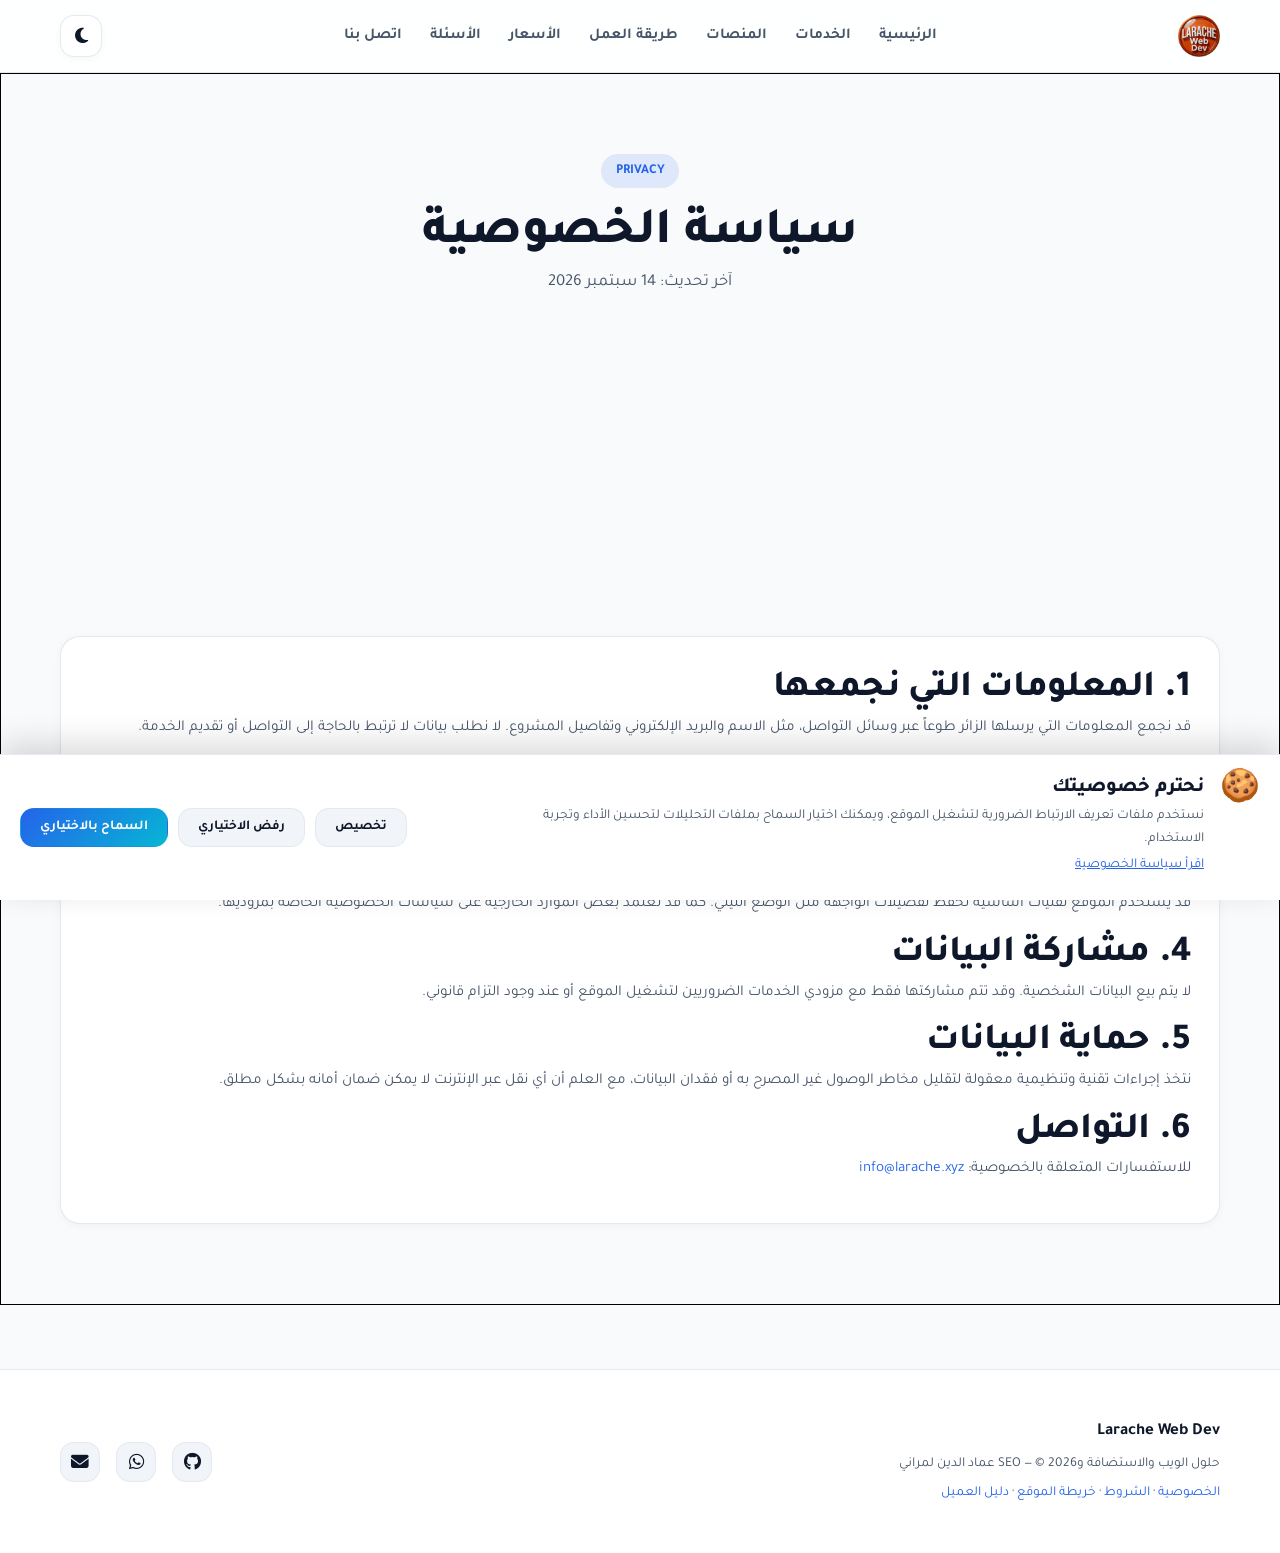
<file: privacy.html>
<!doctype html><html lang="ar" dir="rtl"><head>
  <meta charset="utf-8"><meta name="viewport" content="width=device-width,initial-scale=1">
<meta name="theme-color" content="#0b1220"><meta name="description" content="Larache Web Dev يقدم تطوير المواقع والمتاجر والاستضافة والدومينات وSSL وWordPress وBlogger وPHP/MySQL وSEO وتحليل الزيارات والحماية."> <meta name="keywords" content="Larache Web Dev, تطوير المواقع, تصميم المواقع, برمجة المواقع, استضافة المواقع, حجز الدومينات, شهادات SSL, Blogspot, Blogger, WordPress, PHP, MySQL, SEO, تحسين محركات البحث, زيادة زيارات المواقع, Traffic, Ranki SEO, خدمات الويب, خدمات تقنية, تطوير مواقع المغرب, تصميم مواقع المغرب, برمجة مواقع المغرب, خدمات الويب العرائش, تطوير المواقع العرائش, Larache Web Development"> <meta name="author" content="عماد الدين لمراني"><meta name="robots" content="index,follow,max-image-preview:large">
<link rel="canonical" href="https://larache.xyz/"><link rel="icon" href="/favicon.svg" type="image/svg+xml"><link rel="manifest" href="/manifest.webmanifest">
<meta property="og:type" content="website"><meta property="og:locale" content="ar_MA"><meta property="og:site_name" content="Larache Web Dev"><meta property="og:title" content="Larache Web Dev | حلول الويب والاستضافة وSEO"><meta property="og:description" content="من الدومين والاستضافة إلى تطوير المواقع وSEO والحماية وتحليل الزيارات."><meta property="og:url" content="https://larache.xyz/"><meta property="og:image" content="https://larache.xyz/assets/LARACHE%20LOGO.webp"><meta property="og:image:alt" content="شعار Larache Web Dev"><meta property="og:image:type" content="image/webp"><meta property="og:image:width" content="1200"><meta property="og:image:height" content="675">
<meta name="twitter:card" content="summary_large_image"><meta name="twitter:title" content="Larache Web Dev"><meta name="twitter:description" content="تطوير المواقع والاستضافة والدومينات وSSL وWordPress وBlogger وPHP/MySQL وSEO."><meta name="twitter:image" content="https://larache.xyz/assets/LARACHE%20LOGO.webp"><meta name="twitter:image:alt" content="شعار Larache Web Dev">
<link rel="preload" as="image" href="/assets/LARACHE%20LOGO.webp" type="image/webp" fetchpriority="high"><link rel="preconnect" href="https://fonts.googleapis.com"><link rel="preconnect" href="https://fonts.gstatic.com" crossorigin><link rel="preload" as="style" href="https://fonts.googleapis.com/css2?family=Cairo:wght@400;600;700;800&family=IBM+Plex+Sans+Arabic:wght@400;500;600;700&family=Tajawal:wght@400;500;700;800;900&display=swap" crossorigin><link rel="stylesheet" href="https://fonts.googleapis.com/css2?family=Cairo:wght@400;600;700;800&family=IBM+Plex+Sans+Arabic:wght@400;500;600;700&family=Tajawal:wght@400;500;700;800;900&display=swap" media="print" onload="this.media='all'"><noscript><link rel="stylesheet" href="https://fonts.googleapis.com/css2?family=Cairo:wght@400;600;700;800&family=IBM+Plex+Sans+Arabic:wght@400;500;600;700&family=Tajawal:wght@400;500;700;800;900&display=swap"></noscript><link rel="preload" as="style" href="/assets/css/style.css"><link rel="stylesheet" href="/assets/css/style.css"><link rel="preconnect" href="https://cdnjs.cloudflare.com" crossorigin><link rel="preload" as="style" href="https://cdnjs.cloudflare.com/ajax/libs/font-awesome/6.5.2/css/all.min.css" crossorigin><link rel="stylesheet" href="https://cdnjs.cloudflare.com/ajax/libs/font-awesome/6.5.2/css/all.min.css" media="print" onload="this.media='all'"><noscript><link rel="stylesheet" href="https://cdnjs.cloudflare.com/ajax/libs/font-awesome/6.5.2/css/all.min.css"></noscript>
<script type="application/ld+json">{"@context":"https://schema.org","@type":"ProfessionalService","name":"Larache Web Dev","url":"https://larache.xyz/","logo":"https://raw.githubusercontent.com/gpldroid/dev-v2/refs/heads/main/assets/LARACHE%20LOGO.webp","email":"info@larache.xyz","telephone":"+212783539816","areaServed":{"@type":"Country","name":"Morocco"},"founder":{"@type":"Person","name":"عماد الدين لمراني"},"knowsAbout":["Web Development","Hosting","Domains","SSL/TLS","WordPress","Blogger","PHP","MySQL","SEO","Analytics","Security"]}</script> <script async src="https://pagead2.googlesyndication.com/pagead/js/adsbygoogle.js?client=ca-pub-6996931662051674" crossorigin="anonymous"></script>
  <title>سياسة الخصوصية | Larache Web Dev</title></head><body><a class="skip" href="#main">تخطي إلى المحتوى</a><div class="progress" id="progress"></div>
<header class="header"><div class="container nav">
<a class="brand" href="/" aria-label="Larache Web Dev"><img src="assets/LARACHE LOGO.webp" width="92" height="46" alt="شعار Larache Web Dev" decoding="async"></a>
<nav class="navlinks" aria-label="التنقل الرئيسي"><a href="#home">الرئيسية</a><a href="#services">الخدمات</a><a href="#platforms">المنصات</a><a href="#process">طريقة العمل</a><a href="#pricing">الأسعار</a><a href="#faq">الأسئلة</a><a href="#contact">اتصل بنا</a></nav>
<div class="actions"><button class="icon-btn" id="themeBtn" aria-label="تبديل المظهر"><i class="fa-solid fa-moon"></i></button><button class="icon-btn menu-btn" id="menuBtn" aria-label="فتح القائمة" aria-expanded="false" aria-controls="mobileNav"><i class="fa-solid fa-bars"></i></button></div></div>
<nav class="mobile-nav container" id="mobileNav" aria-label="التنقل على الهاتف"><a href="#home">الرئيسية</a><a href="#services">الخدمات</a><a href="#platforms">المنصات</a><a href="#process">طريقة العمل</a><a href="#pricing">الأسعار</a><a href="#faq">الأسئلة</a><a href="#contact">اتصل بنا</a></nav></header>
  <main><section class="section"><div class="container"><div class="section-head"><span class="kicker">Privacy</span><h1>سياسة الخصوصية</h1><p>آخر تحديث: 14 سبتمبر 2026</p>
<div class="container ad-container" aria-label="مساحة إعلانية" style="min-height:250px;margin:32px auto;text-align:center;overflow:hidden">
  <ins class="adsbygoogle"
       style="display:block;text-align:center"
       data-ad-layout="in-article"
       data-ad-format="fluid"
       data-ad-client="ca-pub-6996931662051674"
       data-ad-slot="5806370724"></ins>
  <script>
    (window.adsbygoogle = window.adsbygoogle || []).push({});
  </script>
</div>
</div><article class="card"><h2>1. المعلومات التي نجمعها</h2><p>قد نجمع المعلومات التي يرسلها الزائر طوعاً عبر وسائل التواصل، مثل الاسم والبريد الإلكتروني وتفاصيل المشروع. لا نطلب بيانات لا ترتبط بالحاجة إلى التواصل أو تقديم الخدمة.</p><h2>2. استخدام المعلومات</h2><p>تستخدم المعلومات للرد على الاستفسارات، دراسة طلبات المشاريع، تحسين الخدمات وتجربة الموقع، والوفاء بالالتزامات القانونية عند الحاجة.</p><h2>3. ملفات الارتباط والتقنيات</h2><p>قد يستخدم الموقع تقنيات أساسية لحفظ تفضيلات الواجهة مثل الوضع الليلي. كما قد تعتمد بعض الموارد الخارجية على سياسات الخصوصية الخاصة بمزوديها.</p><h2>4. مشاركة البيانات</h2><p>لا يتم بيع البيانات الشخصية. وقد تتم مشاركتها فقط مع مزودي الخدمات الضروريين لتشغيل الموقع أو عند وجود التزام قانوني.</p><h2>5. حماية البيانات</h2><p>نتخذ إجراءات تقنية وتنظيمية معقولة لتقليل مخاطر الوصول غير المصرح به أو فقدان البيانات، مع العلم أن أي نقل عبر الإنترنت لا يمكن ضمان أمانه بشكل مطلق.</p><h2>6. التواصل</h2><p>للاستفسارات المتعلقة بالخصوصية: <a href="mailto:info@larache.xyz">info@larache.xyz</a></p></article></div></section></main>
  <a class="float-wa" href="https://wa.me/212783539816" target="_blank" rel="noopener" aria-label="تواصل عبر WhatsApp" title="WhatsApp"><i class="fa-brands fa-whatsapp"></i></a>
<footer class="footer"><div class="container footer-grid"><div><strong>Larache Web Dev</strong><p>حلول الويب والاستضافة وSEO — © <span id="year"></span> عماد الدين لمراني</p><p><a href="/privacy.html">الخصوصية</a> · <a href="/terms.html">الشروط</a> · <a href="/sitemap.html">خريطة الموقع</a> · <a href="/instructions.html">دليل العميل</a></p></div><div class="social"><a href="https://github.com/gpldroid/dev-v2" aria-label="GitHub"><i class="fa-brands fa-github"></i></a><a href="https://wa.me/212783539816" aria-label="WhatsApp"><i class="fa-brands fa-whatsapp"></i></a><a href="mailto:info@larache.xyz" aria-label="Email"><i class="fa-solid fa-envelope"></i></a></div></div></footer>
  <script src="/assets/js/app.js" defer></script><script src="/assets/js/consent.js" defer></script>
</body></html>
</file>
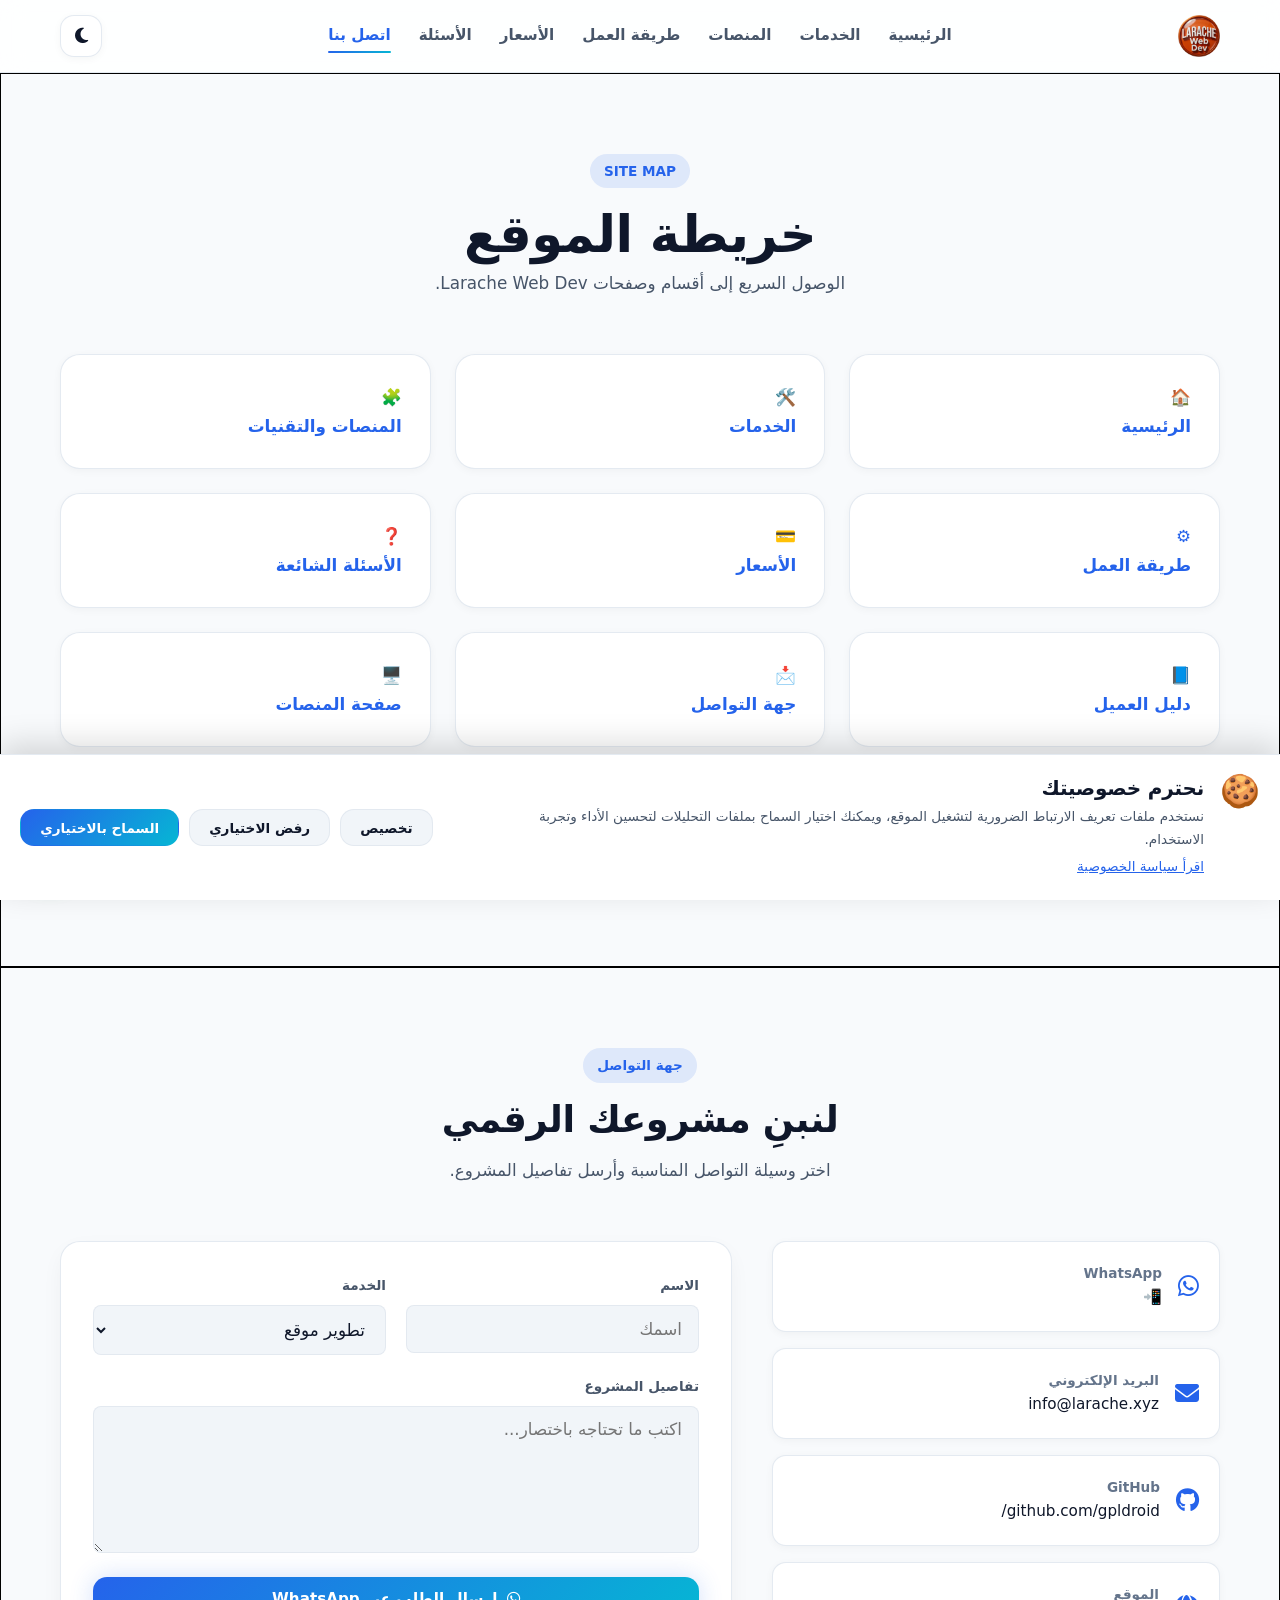
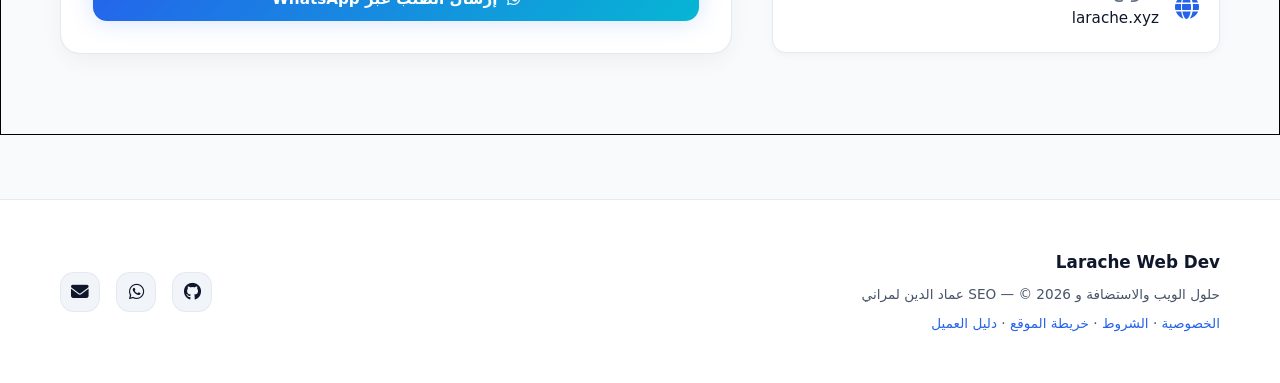
<file: sitemap.html>
<!doctype html><html lang="ar" dir="rtl"><head><meta charset="utf-8"><meta name="viewport" content="width=device-width,initial-scale=1"><meta name="description" content="خريطة موقع Larache Web Dev للوصول السريع إلى الخدمات والمنصات والأسعار والأسئلة والتواصل والسياسات."><link rel="canonical" href="https://larache.xyz/sitemap.html"><link rel="icon" href="/favicon.svg" type="image/svg+xml"><meta name="keywords" content="Larache Web Dev, تطوير المواقع, تصميم المواقع, برمجة المواقع, استضافة المواقع, حجز الدومينات, شهادات SSL, Blogspot, Blogger, WordPress, PHP, MySQL, SEO, تحسين محركات البحث, زيادة زيارات المواقع, دليل SEO Traffic, Ranki SEO, خدمات الويب, خدمات تقنية, تطوير مواقع عربية, تصميم مواقع laravel, برمجة معمارية المواقع, خدمات الويب العرائش,تحسين SEO المواقع, Larache Web Development"> <meta name="author" content="عماد الدين لمراني"><meta name="robots" content="index,follow,max-image-preview:large"><meta name="keywords" content="Larache Web Dev, تطوير المواقع, تصميم المواقع, برمجة المواقع, استضافة المواقع, حجز الدومينات, شهادات SSL, Blogspot, Blogger, WordPress, PHP, MySQL, SEO, تحسين محركات البحث, زيادة زيارات المواقع, دليل SEO Traffic, Ranki SEO, خدمات الويب, خدمات تقنية, تطوير مواقع عربية, تصميم مواقع laravel, برمجة معمارية المواقع, خدمات الويب العرائش,تحسين SEO المواقع, Larache Web Development"> <meta name="author" content="عماد الدين لمراني"><meta name="robots" content="index,follow,max-image-preview:large">
       <link rel="preload" as="image" href="/assets/LARACHE%20LOGO.webp" type="image/webp" fetchpriority="high"><link rel="preload" as="style" href="/assets/css/style.css"><link rel="stylesheet" href="/assets/css/style.css"><link rel="preconnect" href="https://cdnjs.cloudflare.com" crossorigin><link rel="preload" as="style" href="https://cdnjs.cloudflare.com/ajax/libs/font-awesome/6.5.2/css/all.min.css" crossorigin><link rel="stylesheet" href="https://cdnjs.cloudflare.com/ajax/libs/font-awesome/6.5.2/css/all.min.css" media="print" onload="this.media='all'"><noscript><link rel="stylesheet" href="https://cdnjs.cloudflare.com/ajax/libs/font-awesome/6.5.2/css/all.min.css"></noscript>
<title>Larache Web Dev | تصميم المواقع والاستضافة وSEO</title>
<script type="application/ld+json">{"@context":"https://schema.org","@type":"ProfessionalService","name":"Larache Web Dev","url":"https://larache.xyz/","logo":"https://raw.githubusercontent.com/gpldroid/dev-v2/refs/heads/main/assets/LARACHE%20LOGO.webp","email":"info@larache.xyz","telephone":"+212783539816","areaServed":{"@type":"Country","name":"Morocco"},"founder":{"@type":"Person","name":"عماد الدين لمراني"},"knowsAbout":["Web Development","Hosting","Domains","SSL/TLS","WordPress","Blogger","PHP","MySQL","SEO","Analytics","Security"]}</script> <script async src="https://pagead2.googlesyndication.com/pagead/js/adsbygoogle.js?client=ca-pub-6996931662051674"
     crossorigin="anonymous"></script>     <title>خريطة الموقع | Larache Web Dev</title></head>
       <body>
       
<a class="skip" href="#main">تخطي إلى المحتوى</a><div class="progress" id="progress"></div>
<header class="header"><div class="container nav">
<a class="brand" href="/" aria-label="Larache Web Dev"><img src="assets/LARACHE LOGO.webp" width="92" height="46" alt="شعار Larache Web Dev" decoding="async"></a>
<nav class="navlinks" aria-label="التنقل الرئيسي"><a href="#home">الرئيسية</a><a href="#services">الخدمات</a><a href="#platforms">المنصات</a><a href="#process">طريقة العمل</a><a href="#pricing">الأسعار</a><a href="#faq">الأسئلة</a><a href="#contact">اتصل بنا</a></nav>
<div class="actions"><button class="icon-btn" id="themeBtn" aria-label="تبديل المظهر"><i class="fa-solid fa-moon"></i></button><button class="icon-btn menu-btn" id="menuBtn" aria-label="فتح القائمة" aria-expanded="false" aria-controls="mobileNav"><i class="fa-solid fa-bars"></i></button></div></div>
<nav class="mobile-nav container" id="mobileNav" aria-label="التنقل على الهاتف"><a href="#home">الرئيسية</a><a href="#services">الخدمات</a><a href="#platforms">المنصات</a><a href="#process">طريقة العمل</a><a href="#pricing">الأسعار</a><a href="#faq">الأسئلة</a><a href="#contact">اتصل بنا</a></nav></header>
  <main><section class="section"><div class="container"><div class="section-head"><span class="kicker">Site Map</span><h1>خريطة الموقع</h1><p>الوصول السريع إلى أقسام وصفحات Larache Web Dev.</p></div><div class="grid sitemap-grid"><a class="card" href="/">🏠 <strong>الرئيسية</strong></a><a class="card" href="/#services">🛠️ <strong>الخدمات</strong></a><a class="card" href="/#platforms">🧩 <strong>المنصات والتقنيات</strong></a><a class="card" href="/#process">⚙️ <strong>طريقة العمل</strong></a><a class="card" href="/#pricing">💳 <strong>الأسعار</strong></a><a class="card" href="/#faq">❓ <strong>الأسئلة الشائعة</strong></a><a class="card" href="/#guide">📘 <strong>دليل العميل</strong></a><a class="card" href="/#contact">📩 <strong>جهة التواصل</strong></a><a class="card" href="/platforms.html">🖥️ <strong>صفحة المنصات</strong></a><a class="card" href="/instructions.html">📋 <strong>طريقة التعامل</strong></a><a class="card" href="/privacy.html">🔒 <strong>سياسة الخصوصية</strong></a><a class="card" href="/terms.html">📄 <strong>شروط الاستخدام</strong></a></div></div></section></main>
  <main>
    <section class="section" id="contact"><div class="container"><div class="section-head"><span class="kicker">جهة التواصل</span><h2>لنبنِ مشروعك الرقمي</h2><p>اختر وسيلة التواصل المناسبة وأرسل تفاصيل المشروع.</p></div><div class="contact"><div class="contact-info"><a class="contact-item" href="https://wa.me/212783539816"><i class="fa-brands fa-whatsapp"></i><span><b>WhatsApp</b>📲</span></a><a class="contact-item" href="mailto:info@larache.xyz"><i class="fa-solid fa-envelope"></i><span><b>البريد الإلكتروني</b>info@larache.xyz</span></a><a class="contact-item" href="https://github.com/gpldroid/"><i class="fa-brands fa-github"></i><span><b>GitHub</b>github.com/gpldroid/</span></a><div class="contact-item"><i class="fa-solid fa-globe"></i><span><b>الموقع</b>larache.xyz</span></div></div><form class="form" id="contactForm"><div class="form-grid"><div class="field"><label for="name">الاسم</label><input id="name" name="name" required autocomplete="name" placeholder="اسمك"></div><div class="field"><label for="service">الخدمة</label><select id="service" name="service"><option>تطوير موقع</option><option>متجر إلكتروني</option><option>WordPress</option><option>Blogger</option><option>استضافة ودومين</option><option>SEO</option><option>SSL / حماية</option><option>أخرى</option></select></div><div class="field full"><label for="message">تفاصيل المشروع</label><textarea id="message" name="message" rows="6" required placeholder="اكتب ما تحتاجه باختصار..."></textarea></div></div><button class="btn btn-primary" type="submit"><i class="fa-brands fa-whatsapp"></i> إرسال الطلب عبر WhatsApp</button></form></div></div></section>
  </main>
  <a class="float-wa" href="https://wa.me/212783539816" target="_blank" rel="noopener" aria-label="تواصل عبر WhatsApp" title="WhatsApp"><i class="fa-brands fa-whatsapp"></i></a>
<footer class="footer"><div class="container footer-grid"><div><strong>Larache Web Dev</strong><p>حلول الويب والاستضافة و SEO — © <span id="year"></span> عماد الدين لمراني</p><p><a href="/privacy.html">الخصوصية</a> · <a href="/terms.html">الشروط</a> · <a href="/sitemap.html">خريطة الموقع</a> · <a href="/instructions.html">دليل العميل</a></p></div><div class="social"><a href="https://github.com/gpldroid/" aria-label="GitHub"><i class="fa-brands fa-github"></i></a><a href="https://wa.me/212783539816" aria-label="WhatsApp"><i class="fa-brands fa-whatsapp"></i></a><a href="mailto:info@larache.xyz" aria-label="Email"><i class="fa-solid fa-envelope"></i></a></div></div></footer>
  <script src="/assets/js/app.js" defer></script><script src="/assets/js/consent.js" defer></script>
</body></html>
</file>
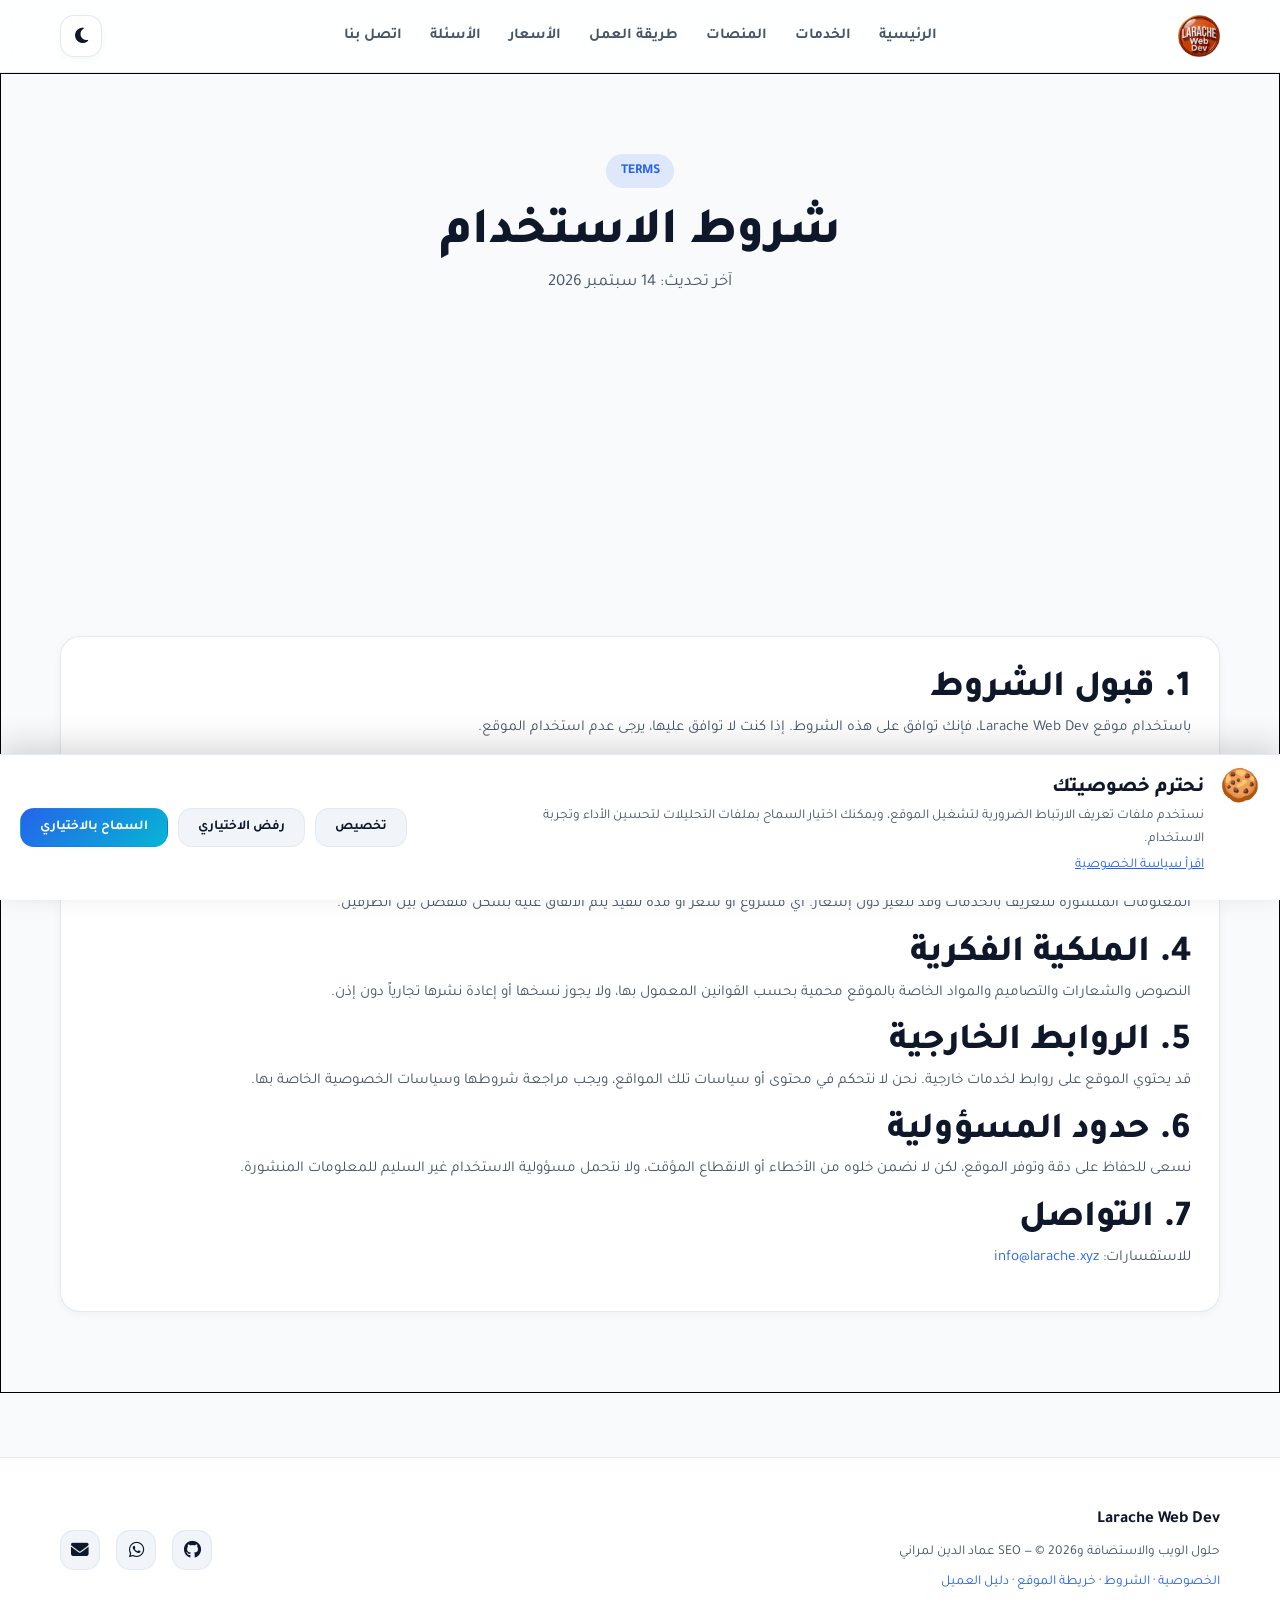
<file: terms.html>
<!doctype html><html lang="ar" dir="rtl"><head> <meta charset="utf-8"><meta name="viewport" content="width=device-width,initial-scale=1">
<meta name="theme-color" content="#0b1220"><meta name="description" content="Larache Web Dev يقدم تطوير المواقع والمتاجر والاستضافة والدومينات وSSL وWordPress وBlogger وPHP/MySQL وSEO وتحليل الزيارات والحماية."> <meta name="keywords" content="Larache Web Dev, تطوير المواقع, تصميم المواقع, برمجة المواقع, استضافة المواقع, حجز الدومينات, شهادات SSL, Blogspot, Blogger, WordPress, PHP, MySQL, SEO, تحسين محركات البحث, زيادة زيارات المواقع, Traffic, Ranki SEO, خدمات الويب, خدمات تقنية, تطوير مواقع المغرب, تصميم مواقع المغرب, برمجة مواقع المغرب, خدمات الويب العرائش, تطوير المواقع العرائش, Larache Web Development"> <meta name="author" content="عماد الدين لمراني"><meta name="robots" content="index,follow,max-image-preview:large">
<link rel="canonical" href="https://larache.xyz/"><link rel="icon" href="/favicon.svg" type="image/svg+xml"><link rel="manifest" href="/manifest.webmanifest">
<meta property="og:type" content="website"><meta property="og:locale" content="ar_MA"><meta property="og:site_name" content="Larache Web Dev"><meta property="og:title" content="Larache Web Dev | حلول الويب والاستضافة وSEO"><meta property="og:description" content="من الدومين والاستضافة إلى تطوير المواقع وSEO والحماية وتحليل الزيارات."><meta property="og:url" content="https://larache.xyz/"><meta property="og:image" content="https://larache.xyz/assets/LARACHE%20LOGO.webp"><meta property="og:image:alt" content="شعار Larache Web Dev"><meta property="og:image:type" content="image/webp"><meta property="og:image:width" content="1200"><meta property="og:image:height" content="675">
<meta name="twitter:card" content="summary_large_image"><meta name="twitter:title" content="Larache Web Dev"><meta name="twitter:description" content="تطوير المواقع والاستضافة والدومينات وSSL وWordPress وBlogger وPHP/MySQL وSEO."><meta name="twitter:image" content="https://larache.xyz/assets/LARACHE%20LOGO.webp"><meta name="twitter:image:alt" content="شعار Larache Web Dev">
<link rel="preload" as="image" href="/assets/LARACHE%20LOGO.webp" type="image/webp" fetchpriority="high"><link rel="preconnect" href="https://fonts.googleapis.com"><link rel="preconnect" href="https://fonts.gstatic.com" crossorigin><link rel="preload" as="style" href="https://fonts.googleapis.com/css2?family=Cairo:wght@400;600;700;800&family=IBM+Plex+Sans+Arabic:wght@400;500;600;700&family=Tajawal:wght@400;500;700;800;900&display=swap" crossorigin><link rel="stylesheet" href="https://fonts.googleapis.com/css2?family=Cairo:wght@400;600;700;800&family=IBM+Plex+Sans+Arabic:wght@400;500;600;700&family=Tajawal:wght@400;500;700;800;900&display=swap" media="print" onload="this.media='all'"><noscript><link rel="stylesheet" href="https://fonts.googleapis.com/css2?family=Cairo:wght@400;600;700;800&family=IBM+Plex+Sans+Arabic:wght@400;500;600;700&family=Tajawal:wght@400;500;700;800;900&display=swap"></noscript><link rel="preload" as="style" href="/assets/css/style.css"><link rel="stylesheet" href="/assets/css/style.css"><link rel="preconnect" href="https://cdnjs.cloudflare.com" crossorigin><link rel="preload" as="style" href="https://cdnjs.cloudflare.com/ajax/libs/font-awesome/6.5.2/css/all.min.css" crossorigin><link rel="stylesheet" href="https://cdnjs.cloudflare.com/ajax/libs/font-awesome/6.5.2/css/all.min.css" media="print" onload="this.media='all'"><noscript><link rel="stylesheet" href="https://cdnjs.cloudflare.com/ajax/libs/font-awesome/6.5.2/css/all.min.css"></noscript>
<script type="application/ld+json">{"@context":"https://schema.org","@type":"ProfessionalService","name":"Larache Web Dev","url":"https://larache.xyz/","logo":"https://raw.githubusercontent.com/gpldroid/dev-v2/refs/heads/main/assets/LARACHE%20LOGO.webp","email":"info@larache.xyz","telephone":"+212783539816","areaServed":{"@type":"Country","name":"Morocco"},"founder":{"@type":"Person","name":"عماد الدين لمراني"},"knowsAbout":["Web Development","Hosting","Domains","SSL/TLS","WordPress","Blogger","PHP","MySQL","SEO","Analytics","Security"]}</script> <script async src="https://pagead2.googlesyndication.com/pagead/js/adsbygoogle.js?client=ca-pub-6996931662051674" crossorigin="anonymous"></script>
     <title>شروط الاستخدام | Larache Web Dev</title></head><body><a class="skip" href="#main">تخطي إلى المحتوى</a><div class="progress" id="progress"></div>
<header class="header"><div class="container nav">
<a class="brand" href="/" aria-label="Larache Web Dev"><img src="assets/LARACHE LOGO.webp" width="92" height="46" alt="شعار Larache Web Dev" decoding="async"></a>
<nav class="navlinks" aria-label="التنقل الرئيسي"><a href="#home">الرئيسية</a><a href="#services">الخدمات</a><a href="#platforms">المنصات</a><a href="#process">طريقة العمل</a><a href="#pricing">الأسعار</a><a href="#faq">الأسئلة</a><a href="#contact">اتصل بنا</a></nav>
<div class="actions"><button class="icon-btn" id="themeBtn" aria-label="تبديل المظهر"><i class="fa-solid fa-moon"></i></button><button class="icon-btn menu-btn" id="menuBtn" aria-label="فتح القائمة" aria-expanded="false" aria-controls="mobileNav"><i class="fa-solid fa-bars"></i></button></div></div>
<nav class="mobile-nav container" id="mobileNav" aria-label="التنقل على الهاتف"><a href="#home">الرئيسية</a><a href="#services">الخدمات</a><a href="#platforms">المنصات</a><a href="#process">طريقة العمل</a><a href="#pricing">الأسعار</a><a href="#faq">الأسئلة</a><a href="#contact">اتصل بنا</a></nav></header>
          <main><section class="section"><div class="container"><div class="section-head"><span class="kicker">Terms</span><h1>شروط الاستخدام</h1><p>آخر تحديث: 14 سبتمبر 2026</p>
<div class="container ad-container" aria-label="مساحة إعلانية" style="min-height:250px;margin:32px auto;text-align:center;overflow:hidden">
  <ins class="adsbygoogle"
       style="display:block;text-align:center"
       data-ad-layout="in-article"
       data-ad-format="fluid"
       data-ad-client="ca-pub-6996931662051674"
       data-ad-slot="5806370724"></ins>
  <script>
    (window.adsbygoogle = window.adsbygoogle || []).push({});
  </script>
</div>
</div><article class="card"><h2>1. قبول الشروط</h2><p>باستخدام موقع Larache Web Dev، فإنك توافق على هذه الشروط. إذا كنت لا توافق عليها، يرجى عدم استخدام الموقع.</p><h2>2. استخدام الموقع</h2><p>يُسمح باستخدام الموقع للأغراض المشروعة فقط. يحظر إساءة استخدام الموقع أو محاولة تعطيله أو الوصول غير المصرح به إلى أنظمته أو موارده.</p><h2>3. الخدمات والمحتوى</h2><p>المعلومات المنشورة للتعريف بالخدمات وقد تتغير دون إشعار. أي مشروع أو سعر أو مدة تنفيذ يتم الاتفاق عليه بشكل منفصل بين الطرفين.</p><h2>4. الملكية الفكرية</h2><p>النصوص والشعارات والتصاميم والمواد الخاصة بالموقع محمية بحسب القوانين المعمول بها، ولا يجوز نسخها أو إعادة نشرها تجارياً دون إذن.</p><h2>5. الروابط الخارجية</h2><p>قد يحتوي الموقع على روابط لخدمات خارجية. نحن لا نتحكم في محتوى أو سياسات تلك المواقع، ويجب مراجعة شروطها وسياسات الخصوصية الخاصة بها.</p><h2>6. حدود المسؤولية</h2><p>نسعى للحفاظ على دقة وتوفر الموقع، لكن لا نضمن خلوه من الأخطاء أو الانقطاع المؤقت، ولا نتحمل مسؤولية الاستخدام غير السليم للمعلومات المنشورة.</p><h2>7. التواصل</h2><p>للاستفسارات: <a href="mailto:info@larache.xyz">info@larache.xyz</a></p></article></div></section></main><a class="float-wa"href="https://wa.me/212783539816" target="_blank" rel="noopener" aria-label="تواصل عبر WhatsApp" title="WhatsApp"><i class="fa-brands fa-whatsapp"></i></a>
<footer class="footer"><div class="container footer-grid"><div><strong>Larache Web Dev</strong><p>حلول الويب والاستضافة وSEO — © <span id="year"></span> عماد الدين لمراني</p><p><a href="/privacy.html">الخصوصية</a> · <a href="/terms.html">الشروط</a> · <a href="/sitemap.html">خريطة الموقع</a> · <a href="/instructions.html">دليل العميل</a></p></div><div class="social"><a href="https://github.com/gpldroid/dev-v2" aria-label="GitHub"><i class="fa-brands fa-github"></i></a><a href="https://wa.me/212783539816" aria-label="WhatsApp"><i class="fa-brands fa-whatsapp"></i></a><a href="mailto:info@larache.xyz" aria-label="Email"><i class="fa-solid fa-envelope"></i></a></div></div></footer>      
          <script src="/assets/js/app.js" defer></script><script src="/assets/js/consent.js" defer></script>
</body></html>
</file>
<file: assets/css/style.css>
/* ==========================================================================

FONTS IMPORT & ROOT VARIABLES
========================================================================== */
:root {
/* Typography */
--font-main: 'Tajawal', 'Cairo', 'IBM Plex Sans Arabic', system-ui, -apple-system, sans-serif;
--lh-body: 1.7;
--lh-heading: 1.35;

/* Font Scale (Fluid Typography) */
--fs-xs: clamp(0.75rem, 0.72rem + 0.2vw, 0.85rem);
--fs-sm: clamp(0.85rem, 0.8rem + 0.3vw, 0.95rem);
--fs-base: clamp(0.95rem, 0.9rem + 0.35vw, 1.05rem);
--fs-md: clamp(1.1rem, 1rem + 0.5vw, 1.25rem);
--fs-lg: clamp(1.35rem, 1.25rem + 0.7vw, 1.65rem);
--fs-xl: clamp(1.75rem, 1.5rem + 1.2vw, 2.3rem);
--fs-2xl: clamp(2.2rem, 1.8rem + 1.8vw, 3.2rem);

/* Light Theme Colors */
--bg-main: #f8fafc;
--bg-card: #ffffff;
--bg-alt: #f1f5f9;
--bg-header: rgba(255, 255, 255, 0.85);
--bg-glass: rgba(255, 255, 255, 0.75);

--text-primary: #0f172a;
--text-secondary: #475569;
--text-muted: #64748b;

--border-color: rgba(226, 232, 240, 0.9);
--border-glass: rgba(255, 255, 255, 0.4);

/* Brand Colors & Gradients */
--brand-primary: #2563eb;
--brand-hover: #1d4ed8;
--brand-accent: #06b6d4;
--brand-gradient: linear-gradient(135deg, #2563eb 0%, #06b6d4 100%);
--brand-glow: rgba(37, 99, 235, 0.12);

/* Shadows & Glassmorphism */
--shadow-sm: 0 2px 8px rgba(0, 0, 0, 0.04);
--shadow-md: 0 8px 24px -4px rgba(0, 0, 0, 0.06);
--shadow-lg: 0 16px 32px -8px rgba(0, 0, 0, 0.1);
--shadow-glow: 0 0 25px rgba(37, 99, 235, 0.2);

/* Layout & Corners */
--radius-sm: 8px;
--radius-md: 14px;
--radius-lg: 20px;
--radius-full: 9999px;
--transition: all 0.3s cubic-bezier(0.4, 0, 0.2, 1);
--container-max: 1200px;
}

/* Dark Theme Overrides (Controlled via html.dark in app.js) */
html.dark {
--bg-main: #0b1220;
--bg-card: #111a2e;
--bg-alt: #0e1628;
--bg-header: rgba(11, 18, 32, 0.85);
--bg-glass: rgba(17, 26, 46, 0.75);

--text-primary: #f8fafc;
--text-secondary: #cbd5e1;
--text-muted: #94a3b8;

--border-color: rgba(255, 255, 255, 0.08);
--border-glass: rgba(255, 255, 255, 0.12);

--brand-primary: #3b82f6;
--brand-hover: #60a5fa;
--brand-accent: #22d3ee;
--brand-gradient: linear-gradient(135deg, #3b82f6 0%, #22d3ee 100%);
--brand-glow: rgba(59, 130, 246, 0.2);

--shadow-sm: 0 2px 8px rgba(0, 0, 0, 0.3);
--shadow-md: 0 10px 30px -5px rgba(0, 0, 0, 0.4);
--shadow-lg: 0 20px 40px -10px rgba(0, 0, 0, 0.5);
--shadow-glow: 0 0 30px rgba(59, 130, 246, 0.25);
}

/* ==========================================================================
2. GLOBAL BASE STYLES & RESET
========================================================================== */
*, *::before, *::after {
box-sizing: border-box;
margin: 0;
padding: 0;
}

html {
scroll-behavior: smooth;
font-size: 16px;
text-size-adjust: 100%;
}

body {
font-family: var(--font-main);
font-size: var(--fs-base);
line-height: var(--lh-body);
color: var(--text-primary);
background-color: var(--bg-main);
direction: rtl;
text-align: right;
overflow-x: hidden;
transition: background-color 0.3s ease, color 0.3s ease;
min-height: 100vh;
}

/* Lock scrolling only when modal explicitly requests it */
body.cookie-lock {
overflow: hidden !important;
}

a {
color: var(--brand-primary);
text-decoration: none;
transition: var(--transition);
pointer-events: auto;
}

a:hover {
color: var(--brand-hover);
}

img {
max-width: 100%;
height: auto;
display: block;
}

button, input, select, textarea {
font-family: inherit;
font-size: inherit;
color: inherit;
border: none;
outline: none;
background: none;
}

button {
cursor: pointer;
pointer-events: auto;
}

/* Skip link for Accessibility */
.skip {
position: absolute;
top: -100px;
right: 1rem;
background: var(--brand-primary);
color: #fff;
padding: 0.5rem 1rem;
border-radius: var(--radius-sm);
z-index: 10001;
transition: top 0.2s ease;
}

.skip:focus {
top: 1rem;
}

/* Scroll Progress Bar (Controlled via #progress in app.js) */
.progress {
position: fixed;
top: 0;
right: 0;
left: 0;
height: 3px;
background: var(--brand-gradient);
z-index: 10001;
transform-origin: right;
pointer-events: none;
width: 0%;
transition: width 0.1s linear;
}

.container {
width: 100%;
max-width: var(--container-max);
margin-inline: auto;
padding-inline: 1.25rem;
}

/* ==========================================================================
3. TYPOGRAPHY & HEADINGS
========================================================================== */
h1, h2, h3, h4, h5, h6 {
line-height: var(--lh-heading);
color: var(--text-primary);
font-weight: 800;
letter-spacing: -0.01em;
}

h1 { font-size: var(--fs-2xl); }
h2 { font-size: var(--fs-xl); }
h3 { font-size: var(--fs-lg); }

p {
color: var(--text-secondary);
margin-bottom: 0.8rem;
}

.gradient {
background: var(--brand-gradient);
-webkit-background-clip: text;
-webkit-text-fill-color: transparent;
display: inline-block;
}

.eyebrow, .kicker {
display: inline-flex;
align-items: center;
gap: 0.5rem;
font-size: var(--fs-xs);
font-weight: 700;
color: var(--brand-primary);
background: var(--brand-glow);
padding: 0.35rem 0.9rem;
border-radius: var(--radius-full);
margin-bottom: 0.75rem;
text-transform: uppercase;
}

/* ==========================================================================
4. HEADER & NAVIGATION
========================================================================== */
.header {
position: sticky;
top: 0;
z-index: 1000;
background: var(--bg-header);
backdrop-filter: blur(12px);
-webkit-backdrop-filter: blur(12px);
border-bottom: 1px solid var(--border-color);
transition: var(--transition);
}

.nav {
display: flex;
align-items: center;
justify-content: space-between;
height: 72px;
}

.brand img {
height: 42px;
width: auto;
object-fit: contain;
}

.navlinks {
display: flex;
align-items: center;
gap: 1.75rem;
}

.navlinks a {
color: var(--text-secondary);
font-weight: 600;
font-size: var(--fs-sm);
position: relative;
padding: 0.25rem 0;
}

.navlinks a:hover,
.navlinks a.active {
color: var(--brand-primary);
}

.navlinks a::after {
content: '';
position: absolute;
bottom: 0;
right: 0;
width: 0;
height: 2px;
background: var(--brand-gradient);
transition: var(--transition);
border-radius: var(--radius-full);
}

.navlinks a:hover::after,
.navlinks a.active::after {
width: 100%;
}

.actions {
display: flex;
align-items: center;
gap: 0.75rem;
}

.icon-btn {
width: 42px;
height: 42px;
display: inline-flex;
align-items: center;
justify-content: center;
border-radius: var(--radius-md);
background: var(--bg-card);
border: 1px solid var(--border-color);
color: var(--text-primary);
font-size: 1.1rem;
transition: var(--transition);
box-shadow: var(--shadow-sm);
cursor: pointer;
}

.icon-btn:hover {
background: var(--brand-glow);
border-color: var(--brand-primary);
color: var(--brand-primary);
transform: translateY(-2px);
}

.menu-btn {
display: none;
}

/* Mobile Nav Menu (Controlled via #mobileNav.open in app.js) */
.mobile-nav {
display: none;
flex-direction: column;
gap: 0.5rem;
padding: 1rem;
background: var(--bg-card);
border-bottom: 1px solid var(--border-color);
box-shadow: var(--shadow-md);
}

.mobile-nav.open {
display: flex;
}

.mobile-nav a {
padding: 0.75rem 1rem;
font-weight: 600;
color: var(--text-primary);
border-radius: var(--radius-sm);
}

.mobile-nav a:hover,
.mobile-nav a.active {
background: var(--bg-alt);
color: var(--brand-primary);
}

@media (max-width: 900px) {
.navlinks { display: none; }
.menu-btn { display: inline-flex; }
}

/* ==========================================================================
5. BUTTONS & UI ELEMENTS
========================================================================== */
.btn {
display: inline-flex;
align-items: center;
justify-content: center;
gap: 0.6rem;
padding: 0.8rem 1.6rem;
font-size: var(--fs-sm);
font-weight: 700;
border-radius: var(--radius-md);
transition: var(--transition);
text-align: center;
cursor: pointer;
white-space: nowrap;
}

.btn-primary {
background: var(--brand-gradient);
color: #ffffff !important;
box-shadow: var(--shadow-glow);
}

.btn-primary:hover {
transform: translateY(-3px);
box-shadow: 0 10px 25px rgba(37, 99, 235, 0.35);
}

.btn-ghost {
background: var(--bg-card);
color: var(--text-primary);
border: 1px solid var(--border-color);
}

.btn-ghost:hover {
background: var(--bg-alt);
border-color: var(--brand-primary);
color: var(--brand-primary);
transform: translateY(-3px);
}

/* ==========================================================================
6. HERO SECTION
========================================================================== */
.hero {
padding: 4rem 0 3rem;
position: relative;
}

.hero-grid {
display: grid;
grid-template-columns: 1.2fr 0.8fr;
gap: 3rem;
align-items: center;
}

.hero h1 {
margin-bottom: 1.25rem;
}

.hero p {
font-size: var(--fs-md);
margin-bottom: 2rem;
max-width: 600px;
}

.cta {
display: flex;
flex-wrap: wrap;
gap: 1rem;
margin-bottom: 2rem;
}

.hero-card {
background: var(--bg-card);
border: 1px solid var(--border-color);
border-radius: var(--radius-lg);
padding: 2rem;
box-shadow: var(--shadow-lg);
text-align: center;
backdrop-filter: blur(10px);
position: relative;
}

.hero-logo img {
margin: 0 auto 1.5rem;
filter: drop-shadow(0 10px 15px rgba(0, 0, 0, 0.1));
}

.hero-mini {
display: grid;
grid-template-columns: repeat(2, 1fr);
gap: 0.8rem;
}

.mini {
background: var(--bg-alt);
padding: 0.8rem 1rem;
border-radius: var(--radius-md);
font-size: var(--fs-xs);
color: var(--text-secondary);
text-align: right;
border: 1px solid var(--border-color);
}

.mini b {
display: block;
color: var(--text-primary);
font-weight: 700;
margin-bottom: 0.2rem;
}

/* Metrics Bar */
.metrics {
display: grid;
grid-template-columns: repeat(auto-fit, minmax(180px, 1fr));
gap: 1.25rem;
margin-top: 3.5rem;
padding-top: 2rem;
border-top: 1px solid var(--border-color);
}

.metric {
background: var(--bg-card);
padding: 1.25rem;
border-radius: var(--radius-md);
border: 1px solid var(--border-color);
box-shadow: var(--shadow-sm);
}

.metric b {
font-size: var(--fs-xl);
color: var(--brand-primary);
display: block;
font-weight: 900;
line-height: 1.1;
}

.metric small {
font-size: var(--fs-xs);
color: var(--text-muted);
font-weight: 600;
}

@media (max-width: 900px) {
.hero-grid { grid-template-columns: 1fr; gap: 2.5rem; }
.hero { text-align: center; }
.hero p { margin-inline: auto; }
.cta { justify-content: center; }
.mini { text-align: center; }
}

/* ==========================================================================
7. SECTIONS & CARDS
========================================================================== */
.section {
padding: 5rem 0;
  border:0.5px solid black;
}

.section.alt {
background: var(--bg-alt);
border-block: 1px solid var(--border-color);
}

.section-head {
text-align: center;
max-width: 650px;
margin: 0 auto 3.5rem;
}

.section-head h2 {
margin-bottom: 0.75rem;
}

.grid {
display: grid;
grid-template-columns: repeat(auto-fit, minmax(300px, 1fr));
gap: 1.5rem;
}

/* Standard Card Style */
.card {
background: var(--bg-card);
border: 1px solid var(--border-color);
border-radius: var(--radius-lg);
padding: 1.75rem;
transition: var(--transition);
box-shadow: var(--shadow-sm);
display: flex;
flex-direction: column;
position: relative;
}

.card:hover {
transform: translateY(-5px);
box-shadow: var(--shadow-md);
border-color: var(--brand-primary);
}

/* Services */
.service-icon {
width: 52px;
height: 52px;
background: var(--brand-glow);
color: var(--brand-primary);
border-radius: var(--radius-md);
display: flex;
align-items: center;
justify-content: center;
font-size: 1.5rem;
margin-bottom: 1.25rem;
}

.card h3 {
margin-bottom: 0.6rem;
font-size: var(--fs-md);
}

.card p {
font-size: var(--fs-sm);
flex-grow: 1;
}

.tag {
display: inline-block;
margin-top: 1rem;
font-size: var(--fs-xs);
color: var(--brand-primary);
font-weight: 700;
background: var(--bg-alt);
padding: 0.3rem 0.75rem;
border-radius: var(--radius-sm);
width: fit-content;
}

/* Platforms Grid */
.platform {
flex-direction: row;
gap: 1.25rem;
align-items: flex-start;
}

.platform-icon {
width: 48px;
height: 48px;
background: var(--bg-alt);
color: var(--brand-primary);
border-radius: var(--radius-md);
display: flex;
align-items: center;
justify-content: center;
font-size: 1.4rem;
flex-shrink: 0;
border: 1px solid var(--border-color);
}

.chips {
display: flex;
flex-wrap: wrap;
gap: 0.4rem;
margin-top: 0.8rem;
}

.chips span {
font-size: 0.75rem;
background: var(--bg-alt);
padding: 0.2rem 0.6rem;
border-radius: var(--radius-sm);
color: var(--text-secondary);
border: 1px solid var(--border-color);
}

.notice {
margin-top: 2.5rem;
background: var(--brand-glow);
border: 1px solid var(--brand-primary);
border-radius: var(--radius-md);
padding: 1.25rem 1.5rem;
display: flex;
align-items: center;
gap: 1rem;
}

.notice i {
font-size: 1.5rem;
color: var(--brand-primary);
}

.notice p {
margin: 0;
font-size: var(--fs-sm);
color: var(--text-primary);
}

/* Process Steps */
.step {
position: relative;
}

.step-no {
font-size: var(--fs-xl);
font-weight: 900;
color: var(--brand-primary);
opacity: 0.3;
margin-bottom: 0.5rem;
}

/* ==========================================================================
8. PRICING SECTION
========================================================================== */
.pricing {
grid-template-columns: repeat(auto-fit, minmax(280px, 1fr));
align-items: stretch;
}

.price {
text-align: center;
position: relative;
}

.price.featured {
border: 2px solid var(--brand-primary);
box-shadow: var(--shadow-lg);
}

.price .badge {
position: absolute;
top: -14px;
right: 50%;
transform: translateX(50%);
background: var(--brand-gradient);
color: #fff;
padding: 0.25rem 1rem;
border-radius: var(--radius-full);
font-size: var(--fs-xs);
font-weight: 700;
}

.amount {
font-size: var(--fs-2xl);
font-weight: 900;
color: var(--brand-primary);
margin: 1.25rem 0;
line-height: 1;
}

.amount small {
font-size: var(--fs-sm);
color: var(--text-muted);
font-weight: 600;
margin-right: 0.3rem;
}

.features {
list-style: none;
margin-bottom: 2rem;
text-align: right;
display: flex;
flex-direction: column;
gap: 0.75rem;
}

.features li {
font-size: var(--fs-sm);
color: var(--text-secondary);
border-bottom: 1px dashed var(--border-color);
padding-bottom: 0.5rem;
}

.price .btn {
width: 100%;
margin-top: auto;
}

/* ==========================================================================
9. FAQ ACCORDION (Controlled via .faq-item.open in app.js)
========================================================================== */
.faq {
max-width: 800px;
margin: 0 auto;
display: flex;
flex-direction: column;
gap: 1rem;
}

.faq-item {
background: var(--bg-card);
border: 1px solid var(--border-color);
border-radius: var(--radius-md);
overflow: hidden;
transition: var(--transition);
}

.faq-q {
width: 100%;
padding: 1.25rem 1.5rem;
text-align: right;
font-weight: 700;
font-size: var(--fs-base);
color: var(--text-primary);
display: flex;
justify-content: space-between;
align-items: center;
gap: 1rem;
cursor: pointer;
}

.faq-q i {
color: var(--brand-primary);
transition: transform 0.3s ease;
}

.faq-a {
max-height: 0;
overflow: hidden;
transition: max-height 0.35s cubic-bezier(0, 1, 0, 1), padding 0.35s ease;
padding: 0 1.5rem;
background: var(--bg-alt);
}

.faq-item.open .faq-a {
max-height: 500px;
padding: 1rem 1.5rem 1.5rem;
transition: max-height 0.35s cubic-bezier(1, 0, 1, 0), padding 0.35s ease;
}

.faq-a p {
margin: 0;
font-size: var(--fs-sm);
}

/* ==========================================================================
10. GUIDE SECTION
========================================================================== */
.guide-grid {
display: grid;
grid-template-columns: repeat(auto-fit, minmax(220px, 1fr));
gap: 1.25rem;
margin-bottom: 2rem;
}

.guide-card {
background: var(--bg-card);
border: 1px solid var(--border-color);
padding: 1.5rem;
border-radius: var(--radius-md);
}

.guide-card b {
font-size: var(--fs-lg);
color: var(--brand-primary);
display: block;
margin-bottom: 0.5rem;
}

.guide-note {
background: var(--bg-card);
border: 1px solid var(--border-color);
border-right: 4px solid var(--brand-primary);
padding: 1.5rem;
border-radius: var(--radius-md);
}

.guide-note h3 {
margin-bottom: 0.5rem;
}

/* ==========================================================================
11. CONTACT & FORM
========================================================================== */
.contact {
display: grid;
grid-template-columns: 0.8fr 1.2fr;
gap: 2.5rem;
}

.contact-info {
display: flex;
flex-direction: column;
gap: 1rem;
}

.contact-item {
display: flex;
align-items: center;
gap: 1rem;
padding: 1.25rem;
background: var(--bg-card);
border: 1px solid var(--border-color);
border-radius: var(--radius-md);
color: var(--text-primary);
box-shadow: var(--shadow-sm);
}

.contact-item i {
font-size: 1.5rem;
color: var(--brand-primary);
}

.contact-item span {
display: flex;
flex-direction: column;
font-size: var(--fs-sm);
}

.contact-item b {
color: var(--text-muted);
font-size: var(--fs-xs);
}

.form {
background: var(--bg-card);
border: 1px solid var(--border-color);
border-radius: var(--radius-lg);
padding: 2rem;
box-shadow: var(--shadow-md);
}

.form-grid {
display: grid;
grid-template-columns: repeat(2, 1fr);
gap: 1.25rem;
margin-bottom: 1.5rem;
}

.field {
display: flex;
flex-direction: column;
gap: 0.5rem;
}

.field.full {
grid-column: span 2;
}

.field label {
font-size: var(--fs-xs);
font-weight: 700;
color: var(--text-secondary);
}

.field input, .field select, .field textarea {
width: 100%;
padding: 0.8rem 1rem;
background: var(--bg-alt);
border: 1px solid var(--border-color);
border-radius: var(--radius-sm);
color: var(--text-primary);
transition: var(--transition);
}

.field input:focus, .field select:focus, .field textarea:focus {
border-color: var(--brand-primary);
box-shadow: 0 0 0 3px var(--brand-glow);
background: var(--bg-card);
}

.form .btn {
width: 100%;
}

@media (max-width: 768px) {
.contact { grid-template-columns: 1fr; }
.form-grid { grid-template-columns: 1fr; }
.field.full { grid-column: span 1; }
}

/* ==========================================================================
12. FLOATING BUTTONS & SCROLL CONTROLS (Controlled via app.js)
========================================================================== /
/ Floating WhatsApp Button */
.float-wa {
position: fixed;
bottom: 24px;
left: 24px;
width: 52px;
height: 52px;
background: #25d366;
color: #fff;
border-radius: var(--radius-full);
display: flex;
align-items: center;
justify-content: center;
font-size: 1.75rem;
box-shadow: 0 8px 20px rgba(37, 211, 102, 0.4);
z-index: 990;
transition: var(--transition);
}

.float-wa:hover {
transform: scale(1.1);
color: #fff;
box-shadow: 0 12px 25px rgba(37, 211, 102, 0.6);
}

/* Scroll Controls Container (Created dynamically in app.js) */
.scroll-controls {
position: fixed;
bottom: 88px;
left: 24px;
display: flex;
flex-direction: column;
gap: 0.5rem;
z-index: 989;
opacity: 0;
visibility: hidden;
transform: translateY(15px);
transition: all 0.3s cubic-bezier(0.4, 0, 0.2, 1);
pointer-events: none;
}

.scroll-controls.visible {
opacity: 1;
visibility: visible;
transform: translateY(0);
pointer-events: auto;
}

/* Individual Scroll Control Button (#scrollTopBtn & #scrollDownBtn) */
.scroll-control {
width: 44px;
height: 44px;
background: var(--bg-card);
color: var(--text-primary);
border: 1px solid var(--border-color);
border-radius: var(--radius-full);
display: flex;
align-items: center;
justify-content: center;
font-size: 1rem;
box-shadow: var(--shadow-md);
cursor: pointer;
transition: var(--transition);
}

.scroll-control:hover {
background: var(--brand-glow);
color: var(--brand-primary);
border-color: var(--brand-primary);
transform: scale(1.08);
}

/* Footer Section */
.footer {
background: var(--bg-card);
border-top: 1px solid var(--border-color);
padding: 3rem 0;
margin-top: 4rem;
}

.footer-grid {
display: flex;
justify-content: space-between;
align-items: center;
flex-wrap: wrap;
gap: 1.5rem;
}

.footer p {
margin: 0.4rem 0 0;
font-size: var(--fs-xs);
}

.social {
display: flex;
gap: 1rem;
}

.social a {
width: 40px;
height: 40px;
background: var(--bg-alt);
border: 1px solid var(--border-color);
border-radius: var(--radius-md);
display: flex;
align-items: center;
justify-content: center;
color: var(--text-primary);
font-size: 1.1rem;
}

.social a:hover {
background: var(--brand-glow);
color: var(--brand-primary);
border-color: var(--brand-primary);
}

/* ==========================================================================
13. COOKIES CONSENT SYSTEM (Controlled via consent.js)
========================================================================== */
#cookieConsent {
font-family: var(--font-main);
direction: rtl;
}

/* Cookie Banner at Bottom */
.cookie-banner {
display: none;
position: fixed;
bottom: 0;
left: 0;
right: 0;
  border-raduis:50%;
background: var(--bg-card);
border-top: 1px solid var(--border-color);
padding: 1.25rem;
box-shadow: 0 -10px 30px rgba(0, 0, 0, 0.15);
z-index: 9999;
backdrop-filter: blur(12px);
-webkit-backdrop-filter: blur(12px);
animation: slideUp 0.4s ease-out forwards;
}

#cookieConsent.needs-choice .cookie-banner {
display: flex;
align-items: center;
justify-content: space-between;
flex-wrap: wrap;
gap: 1.5rem;
}

.cookie-copy {
display: flex;
align-items: flex-start;
gap: 1rem;
max-width: 750px;
}

.cookie-icon {
font-size: 2rem;
line-height: 1;
}

.cookie-copy h2 {
font-size: var(--fs-md);
margin-bottom: 0.2rem;
}

.cookie-copy p {
font-size: var(--fs-xs);
margin: 0;
}

.cookie-copy a {
font-size: var(--fs-xs);
text-decoration: underline;
}

.cookie-actions {
display: flex;
align-items: center;
gap: 0.6rem;
flex-wrap: wrap;
}

.cookie-btn {
padding: 0.6rem 1.2rem;
font-size: var(--fs-xs);
font-weight: 700;
border-radius: var(--radius-md);
transition: var(--transition);
cursor: pointer;
border: 1px solid transparent;
}

.cookie-btn.cookie-accept {
background: var(--brand-gradient);
color: #ffffff;
}

.cookie-btn.cookie-accept:hover {
opacity: 0.9;
transform: translateY(-1px);
}

.cookie-btn.cookie-reject,
.cookie-btn.cookie-settings {
background: var(--bg-alt);
color: var(--text-primary);
border-color: var(--border-color);
}

.cookie-btn.cookie-reject:hover,
.cookie-btn.cookie-settings:hover {
background: var(--border-color);
}

.cookie-btn.cookie-save {
background: var(--brand-primary);
color: #fff;
}

/* Cookie Settings Modal */
.cookie-modal {
position: fixed;
inset: 0;
z-index: 10000;
display: flex;
align-items: center;
justify-content: center;
padding: 1.25rem;
}

.cookie-modal[hidden] {
display: none !important;
}

.cookie-backdrop {
position: absolute;
inset: 0;
background: rgba(0, 0, 0, 0.6);
backdrop-filter: blur(4px);
}

.cookie-panel {
position: relative;
background: var(--bg-card);
border: 1px solid var(--border-color);
border-radius: var(--radius-lg);
width: 100%;
max-width: 480px;
padding: 2rem;
box-shadow: var(--shadow-lg);
z-index: 10;
max-height: 80vh;
overflow-y: scroll;
animation: modalIn 0.3s ease-out forwards;
}

.cookie-panel-head {
display: flex;
align-items: flex-start;
justify-content: space-between;
margin-bottom: 1rem;
}

.cookie-kicker {
font-size: var(--fs-xs);
color: var(--brand-primary);
font-weight: 600;
}

.cookie-close {
font-size: 1.8rem;
line-height: 1;
color: var(--text-muted);
width: 36px;
height: 36px;
border-radius: var(--radius-full);
display: flex;
align-items: center;
justify-content: center;
transition: var(--transition);
}

.cookie-close:hover {
background: var(--bg-alt);
color: var(--text-primary);
}

.cookie-panel-intro {
font-size: var(--fs-xs);
margin-bottom: 1.5rem;
}

.cookie-options {
display: flex;
flex-direction: column;
gap: 1rem;
margin-bottom: 2rem;
}

.cookie-option {
display: flex;
align-items: flex-start;
justify-content: space-between;
gap: 1rem;
padding: 1rem;
background: var(--bg-alt);
border: 1px solid var(--border-color);
border-radius: var(--radius-md);
cursor: pointer;
}

.cookie-option span {
display: flex;
flex-direction: column;
}

.cookie-option strong {
font-size: var(--fs-sm);
color: var(--text-primary);
}

.cookie-option small {
font-size: var(--fs-xs);
color: var(--text-muted);
}

.cookie-option input[type="checkbox"] {
width: 20px;
height: 20px;
accent-color: var(--brand-primary);
cursor: pointer;
margin-top: 0.2rem;
}

.cookie-panel-actions {
display: flex;
align-items: center;
justify-content: flex-end;
gap: 0.75rem;
flex-wrap: wrap;
}

/* Floating Cookie Gear Manage Button */
.cookie-manage {
position: fixed;
bottom: 24px;
right: 24px;
width: 46px;
height: 46px;
background: var(--bg-card);
border: 1px solid var(--border-color);
color: var(--text-primary);
border-radius: var(--radius-full);
display: flex;
align-items: center;
justify-content: center;
font-size: 1.3rem;
box-shadow: var(--shadow-md);
z-index: 998;
transition: var(--transition);
}

.cookie-manage[hidden] {
display: none !important;
}

.cookie-manage:hover {
transform: rotate(45deg);
background: var(--brand-glow);
color: var(--brand-primary);
border-color: var(--brand-primary);
}

/* Animations */
@keyframes slideUp {
from { transform: translateY(100%); }
to { transform: translateY(0); }
}

@keyframes modalIn {
from { opacity: 0; transform: scale(0.95); }
to { opacity: 1; transform: scale(1); }
}

@media (max-width: 400px) {
.cookie-banner { flex-direction: column; text-align: center; }
.cookie-copy { flex-direction: column; align-items: center; }
.cookie-actions { width: 100%; justify-content: center; }
.cookie-btn { flex: 1; text-align: center; }
.cookie-panel-actions { flex-direction: column; width: 100%; }
.cookie-panel-actions .cookie-btn { width: 100%; }
}
</file>
